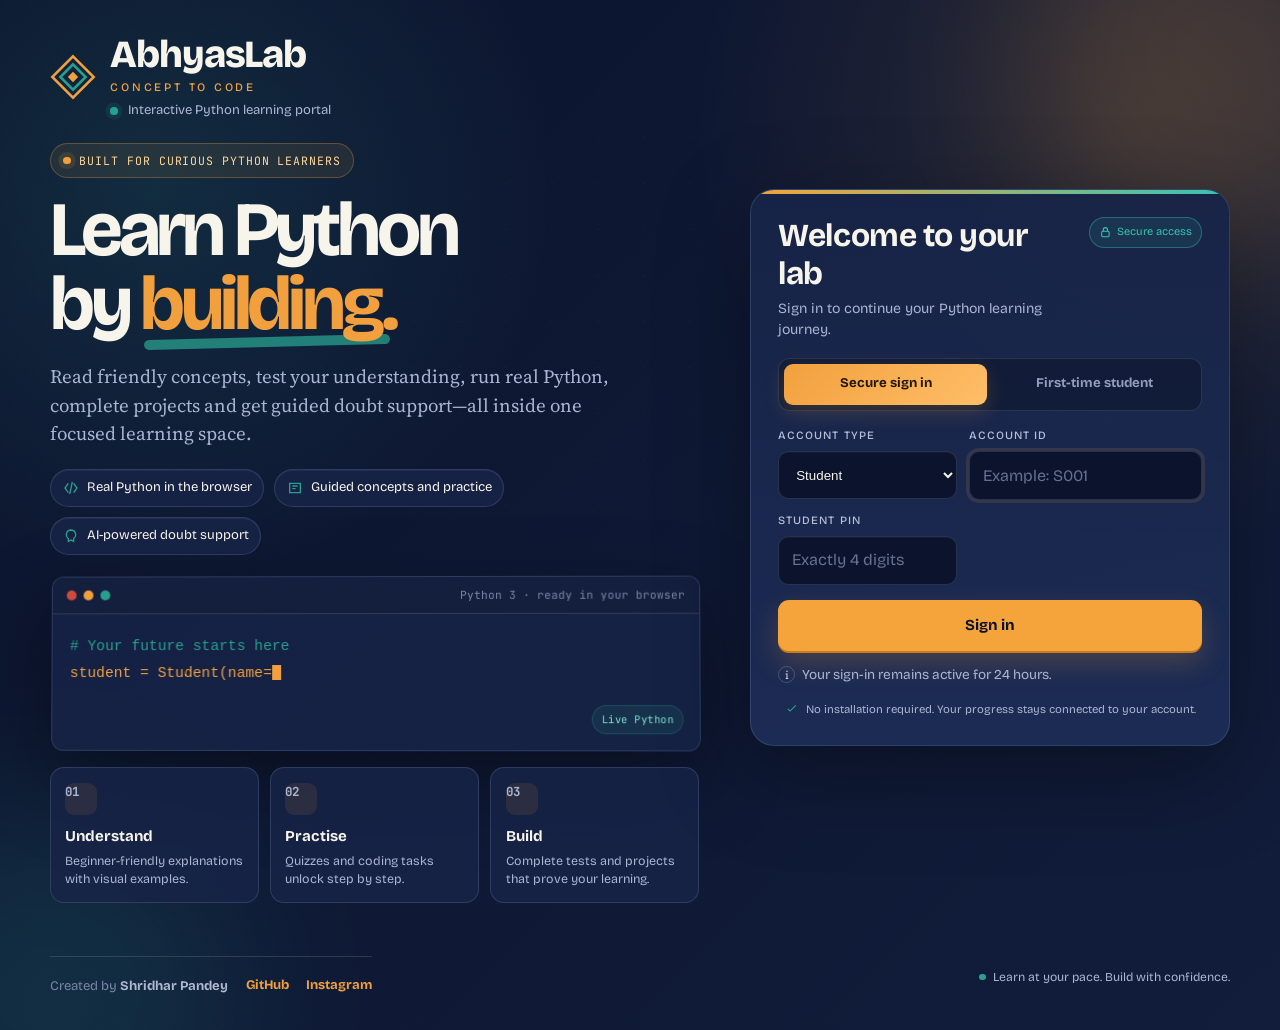
<file: index.html>
<!DOCTYPE html>
<html lang="en">
<head>
  <meta charset="utf-8">
  <meta name="viewport" content="width=device-width, initial-scale=1">
  <meta name="theme-color" content="#0F1730">
  <meta name="color-scheme" content="dark">
  <script>
    (() => {
      try {
        const saved = localStorage.getItem("abhyaslab.global-theme") || "dark-galaxy";
        document.documentElement.dataset.abhyasTheme = saved;
        document.documentElement.style.colorScheme =
          saved === "classic-white" ? "light" : "dark";
      } catch {
        document.documentElement.dataset.abhyasTheme = "dark-galaxy";
        document.documentElement.style.colorScheme = "dark";
      }
    })();
  </script>
  <meta
    name="description"
    content="AbhyasLab is an interactive Python learning portal where students read concepts, solve quizzes, run real Python in the browser, submit projects and ask AI-powered doubts."
  >

  <title>AbhyasLab · Learn Python by Building</title>

  <link rel="icon" href="assets/img/favicon.svg" type="image/svg+xml">
  <link rel="preconnect" href="https://fonts.googleapis.com">
  <link rel="preconnect" href="https://fonts.gstatic.com" crossorigin>
  <link
    href="https://fonts.googleapis.com/css2?family=Bricolage+Grotesque:opsz,wght@12..96,400;12..96,500;12..96,600;12..96,700;12..96,800&family=Source+Serif+4:ital,opsz,wght@0,8..60,400;0,8..60,600;1,8..60,400&family=JetBrains+Mono:wght@400;600;700&display=swap"
    rel="stylesheet"
  >
  <link rel="stylesheet" href="assets/css/style.css?v=10">
  <link rel="stylesheet" href="assets/css/landing.css?v=4">
  <link rel="stylesheet" href="assets/css/global-experience.css?v=2">

</head>

<body>
  <section id="gate" class="gate gate--premium" hidden>
    <div class="gate__stamp" aria-hidden="true"></div>

    <div class="gate__inner gate__inner--premium">
      <div class="gate__story">
        <header class="gate__brand gate__brand--premium">
          <svg class="mark" viewBox="0 0 40 40" aria-hidden="true">
            <path d="M20 2 L38 20 L20 38 L2 20 Z" class="mark__d"></path>
            <path d="M20 9 L31 20 L20 31 L9 20 Z" class="mark__i"></path>
            <path d="M20 15.5 L24.5 20 L20 24.5 L15.5 20 Z" class="mark__c"></path>
          </svg>
          <div>
            <h1 class="wordmark">AbhyasLab</h1>
            <p class="tagline">Concept To Code</p>
            <div class="brand-copy">
              <span class="brand-copy__dot" aria-hidden="true"></span>
              <span>Interactive Python learning portal</span>
            </div>
          </div>
        </header>

        <div class="eyebrow-pill">Built for curious Python learners</div>
        <h2 class="gate__headline">Learn Python by <span>building.</span></h2>

        <p class="gate__lede gate__lede--premium">
          Read friendly concepts, test your understanding, run real Python,
          complete projects and get guided doubt support—all inside one focused
          learning space.
        </p>

        <div class="benefit-row" aria-label="Platform benefits">
          <span class="benefit-chip">
            <svg viewBox="0 0 24 24" aria-hidden="true"><path d="M8 5 3 12l5 7M16 5l5 7-5 7M14 3l-4 18"></path></svg>
            Real Python in the browser
          </span>
          <span class="benefit-chip">
            <svg viewBox="0 0 24 24" aria-hidden="true"><path d="M4 5h16v14H4zM8 9h8M8 13h5"></path></svg>
            Guided concepts and practice
          </span>
          <span class="benefit-chip">
            <svg viewBox="0 0 24 24" aria-hidden="true"><path d="M12 3a7 7 0 0 0-4 12.7V20l4-2 4 2v-4.3A7 7 0 0 0 12 3Z"></path></svg>
            AI-powered doubt support
          </span>
        </div>

        <div class="shell shell--premium" role="img" aria-label="A Python shell printing the AbhyasLab learning promise">
          <div class="shell__bar"><span></span><span></span><span></span><em>Python 3 · ready in your browser</em></div>
          <pre class="shell__body"><code id="shellText"></code><span class="caret" id="caret"></span></pre>
        </div>

        <div class="learning-proof" aria-label="How AbhyasLab helps students">
          <article class="proof-card"><span class="proof-card__icon">01</span><strong>Understand</strong><span>Beginner-friendly explanations with visual examples.</span></article>
          <article class="proof-card"><span class="proof-card__icon">02</span><strong>Practise</strong><span>Quizzes and coding tasks unlock step by step.</span></article>
          <article class="proof-card"><span class="proof-card__icon">03</span><strong>Build</strong><span>Complete tests and projects that prove your learning.</span></article>
        </div>
      </div>

      <div class="gate__auth">
        <div class="auth-card">
          <div class="auth-card__head">
            <div>
              <h2>Welcome to your lab</h2>
              <p>Sign in to continue your Python learning journey.</p>
            </div>
            <span class="secure-badge">
              <svg viewBox="0 0 24 24" aria-hidden="true"><rect x="5" y="10" width="14" height="10" rx="2"></rect><path d="M8 10V7a4 4 0 0 1 8 0v3"></path></svg>
              Secure access
            </span>
          </div>

          <form class="reg authbox" id="regForm" autocomplete="on">
            <div class="authmode" role="tablist" aria-label="Account access">
              <button type="button" class="authmode__btn is-active" data-auth-mode="login">Secure sign in</button>
              <button type="button" class="authmode__btn" data-auth-mode="register">First-time student</button>
            </div>

            <div class="reg__row">
              <label class="field">
                <span>Account type</span>
                <select id="regRole" name="role" required>
                  <option value="student">Student</option>
                  <option value="faculty">Faculty</option>
                  <option value="ta">Teaching Assistant</option>
                  <option value="admin">Administrator</option>
                </select>
              </label>
              <label class="field">
                <span>Account ID</span>
                <input id="regId" name="accountId" required placeholder="Example: S001" maxlength="30" autocomplete="username" spellcheck="false">
              </label>
            </div>

            <div id="registerFields" hidden>
              <div class="reg__row">
                <label class="field">
                  <span>Full name</span>
                  <input id="regName" name="fullName" placeholder="Name as per records" maxlength="60" autocomplete="name">
                </label>
                <label class="field">
                  <span>Email address</span>
                  <input id="regEmail" name="email" type="email" placeholder="name@example.com" maxlength="120" autocomplete="email">
                </label>
              </div>
              <label class="field">
                <span>Section</span>
                <select id="regSection" name="section"><option value="">Loading sections…</option></select>
              </label>
            </div>

            <div class="reg__row">
              <label class="field">
                <span>Account PIN</span>
                <input id="regPin" name="pin" type="password" inputmode="numeric" pattern="[0-9]{4,12}" maxlength="12" autocomplete="current-password" required placeholder="4–12 digit PIN">
              </label>
              <label class="field" id="confirmPinField" hidden>
                <span>Confirm PIN</span>
                <input id="regPin2" name="pinConfirm" type="password" inputmode="numeric" pattern="[0-9]{4}" maxlength="4" placeholder="••••" autocomplete="new-password">
              </label>
            </div>

            <button class="btn btn--go" type="submit" id="authSubmit">Sign in to AbhyasLab</button>
            <p class="reg__note reg__note--premium" id="regNote">Accounts are created by the administrator. Your secure session remains active for up to 24 hours.</p>
          </form>

          <p class="auth-card__trust">
            <svg viewBox="0 0 24 24" aria-hidden="true"><path d="m5 12 4 4L19 6"></path></svg>
            No installation required. Your progress stays connected to your account.
          </p>
        </div>
      </div>

      <footer class="gate__footer">
        <div class="credit">
          <span>Created by <strong>Shridhar Pandey</strong></span>
          <a href="https://github.com/shridhar-pandey" target="_blank" rel="noopener">GitHub</a>
          <a href="https://www.instagram.com/shridhar_siddheshwar_pandey?igsh=N3pxYzNjYWl3OWlw" target="_blank" rel="noopener">Instagram</a>
        </div>
        <span class="gate__footer-note">Learn at your pace. Build with confidence.</span>
      </footer>
    </div>
  </section>

  <div id="app" class="app" hidden>
    <header class="topbar topbar--premium">
      <button class="topbar__menu" id="menuBtn" aria-label="Show topics" aria-expanded="false"><span></span><span></span><span></span></button>
      <a class="topbar__brand" href="#" id="homeLink" aria-label="AbhyasLab home">
        <svg class="mark mark--sm" viewBox="0 0 40 40" aria-hidden="true">
          <path d="M20 2 L38 20 L20 38 L2 20 Z" class="mark__d"></path>
          <path d="M20 9 L31 20 L20 31 L9 20 Z" class="mark__i"></path>
          <path d="M20 15.5 L24.5 20 L20 24.5 L15.5 20 Z" class="mark__c"></path>
        </svg>
        <span class="topbar__name">AbhyasLab<em>Concept To Code</em></span>
      </a>

      <div class="topbar__right">
        <span class="topbar__status" aria-label="Secure session active"><i aria-hidden="true"></i>Secure session</span>
        <span id="whoTag" class="whotag" hidden>Faculty</span>
        <div class="who"><strong id="whoName">—</strong><span id="whoId">—</span></div>
        <button class="topbar__logout" id="logoutBtn" type="button">Sign out</button>
      </div>
    </header>

    <div class="layout">
      <nav class="rail" id="rail" aria-label="Course topics">
        <div class="rail__unit">
          <p class="rail__eyebrow">Unit 1</p>
          <h2 class="rail__title" id="railUnitTitle">Foundations of Python</h2>
          <div class="rail__meter" aria-hidden="true"><i id="railMeterFill"></i></div>
          <p class="rail__count" id="railCount">0 of 3 complete</p>
        </div>
        <ol class="rail__list" id="railList"></ol>
        <div class="rail__foot"><p>Topics open one after another. Clear the quiz and coding tasks to unlock the next learning step.</p></div>
      </nav>

      <div class="rail__scrim" id="railScrim" hidden></div>
      <main class="main" id="main" tabindex="-1"></main>
    </div>

    <button class="ask" id="askBtn" aria-controls="askPanel" aria-expanded="false">
      <svg viewBox="0 0 24 24" aria-hidden="true"><path d="M4 5h16v11H9l-5 4z"></path></svg>
      <span>Ask a doubt</span>
    </button>

    <aside class="askpanel" id="askPanel" hidden aria-label="Ask a doubt">
      <header class="askpanel__head">
        <div><strong>Ask a doubt</strong><span id="askContext">Unit 1</span></div>
        <button class="askpanel__close" id="askClose" type="button" aria-label="Close doubt panel">&times;</button>
      </header>
      <div class="askpanel__log" id="askLog" aria-live="polite"></div>
      <form class="askpanel__form" id="askForm">
        <textarea id="askInput" rows="1" placeholder="For example: What does NameError mean?" maxlength="1000"></textarea>
        <button class="btn btn--go btn--sm" type="submit" id="askSend">Send</button>
      </form>
      <p class="askpanel__note">Answers explain the idea and guide your thinking without handing over completed task code.</p>
    </aside>
  </div>

  <div class="toast" id="toast" role="status" aria-live="polite" hidden></div>

  <script src="js/supabase-config.js?v=20"></script>
  <script src="assets/js/config.js?v=22"></script>
  <script src="assets/js/unit1.js?v=8"></script>
  <script src="assets/js/unit2.js?v=9"></script>
  <script src="assets/js/content.js?v=8"></script>
  <script src="assets/js/api.js?v=22"></script>
  <script src="assets/js/role-router.js?v=2"></script>
  <script src="assets/js/app.js?v=10"></script>
  <script src="assets/js/supabase-ui.js?v=3"></script>
  <script src="assets/js/student-dashboard-clean.js?v=3"></script>
  <script src="assets/js/global-experience.js?v=2"></script>
</body>
</html>
</file>
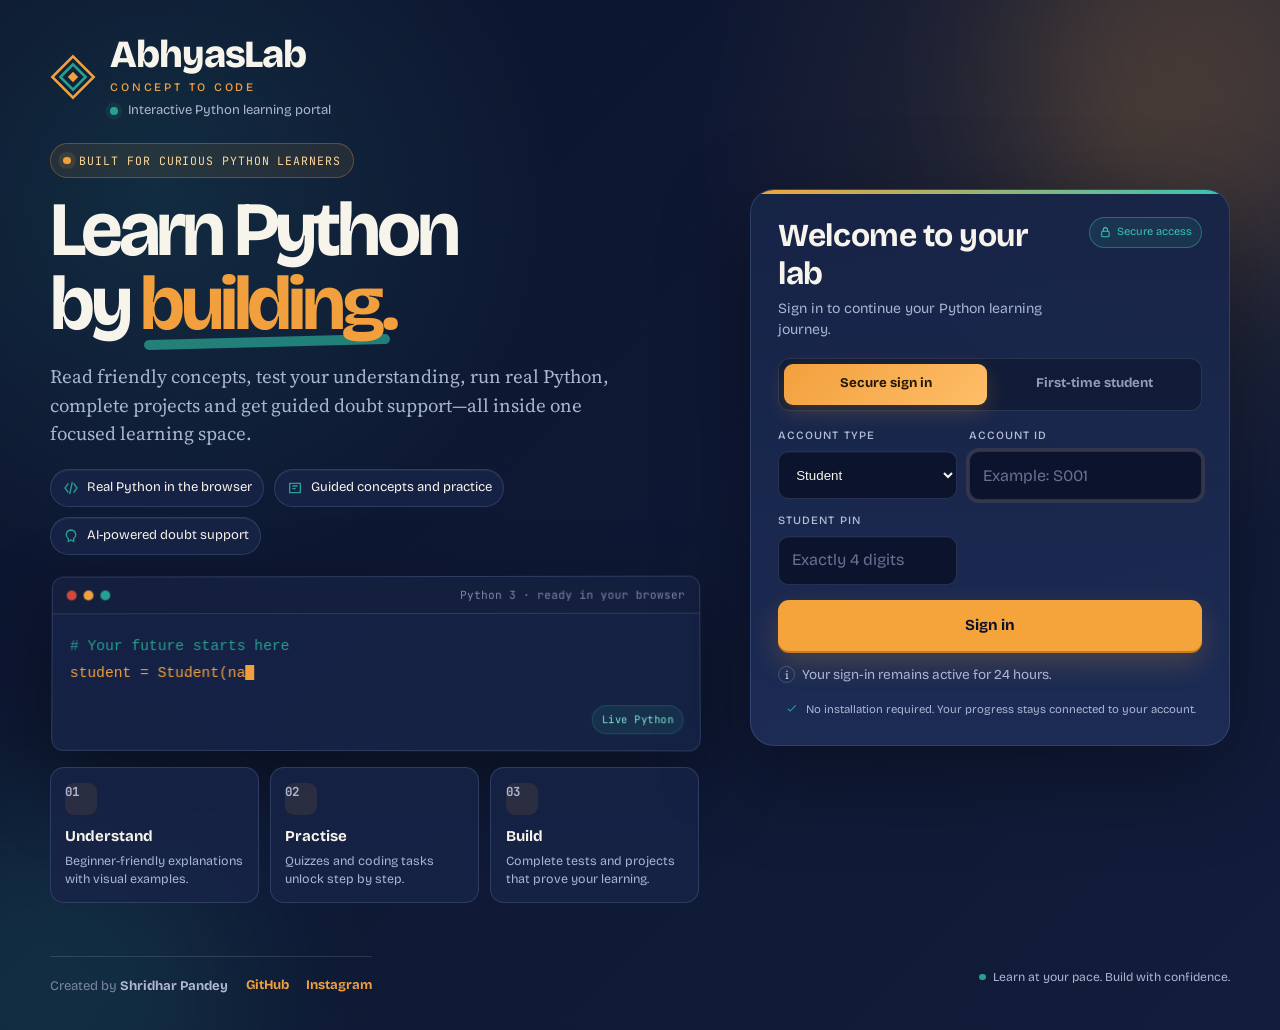
<file: admin.html>
<!DOCTYPE html>
<html lang="en">
<head>
  <meta charset="utf-8">
  <meta name="viewport" content="width=device-width,initial-scale=1">
  <meta name="theme-color" content="#0b1227">
  <script>
    (() => {
      try {
        const saved = localStorage.getItem("abhyaslab.global-theme") || "dark-galaxy";
        document.documentElement.dataset.abhyasTheme = saved;
        document.documentElement.style.colorScheme =
          saved === "classic-white" ? "light" : "dark";
      } catch {
        document.documentElement.dataset.abhyasTheme = "dark-galaxy";
        document.documentElement.style.colorScheme = "dark";
      }
    })();
  </script>
  <title>AbhyasLab · Administrator</title>
  <link rel="preconnect" href="https://fonts.googleapis.com">
  <link rel="preconnect" href="https://fonts.gstatic.com" crossorigin>
  <link href="https://fonts.googleapis.com/css2?family=Bricolage+Grotesque:wght@400;500;600;700;800&display=swap" rel="stylesheet">
  <link rel="stylesheet" href="assets/css/dashboard.css?v=1">
  <link rel="stylesheet" href="assets/css/global-experience.css?v=2">
</head>
<body>
  <div class="dash-shell">
    <aside class="dash-sidebar" id="sidebar">
      <div class="dash-brand">
        <div class="dash-brand__mark"><span>A</span></div>
        <div><strong>AbhyasLab</strong><small>Administrator</small></div>
      </div>
      <nav class="dash-nav" id="adminNav">
        <button class="is-active" data-panel="overview">Dashboard</button>
        <button data-panel="students">Students</button>
        <button data-panel="staff">Faculty & TA</button>
        <button data-panel="sections">Sections</button>
        <button data-panel="assignments">Assignments</button>
        <button data-panel="analytics">Analytics</button>
        <button data-panel="security">Security</button>
        <button data-panel="settings">Settings</button>
      </nav>
    </aside>

    <main class="dash-main">
      <header class="dash-topbar">
        <button class="dash-button mobile-menu" id="menuButton">Menu</button>
        <div class="dash-user">
          <div class="dash-user__avatar" id="userAvatar">A</div>
          <div><strong id="userName">Administrator</strong><span id="userMeta">A001 · Secure session</span></div>
        </div>
        <button class="dash-button dash-button--danger" id="logoutButton">Sign out</button>
      </header>

      <div class="dash-content">
        <div class="notice" id="notice"></div>

        <section class="panel is-active" data-panel-view="overview">
          <div class="dash-hero">
            <div>
              <div class="dash-kicker">AbhyasLab control centre</div>
              <h1>Administrator Dashboard</h1>
              <p>Manage accounts, sections and platform operations without entering the student learning workflow.</p>
            </div>
          </div>

          <div class="metric-grid">
            <article class="metric-card"><span>Platform role</span><strong>Admin</strong><small>Full management access</small></article>
            <article class="metric-card"><span>Authentication</span><strong>Live</strong><small>Supabase session verified</small></article>
            <article class="metric-card"><span>Account management</span><strong>Ready</strong><small>Students, faculty and TA</small></article>
            <article class="metric-card"><span>Sections</span><strong>Ready</strong><small>Create and assign staff</small></article>
          </div>

          <div class="dashboard-grid">
            <article class="dash-card">
              <h2>Quick actions</h2>
              <p>Open a management area directly.</p>
              <div class="quick-grid">
                <button class="quick-action" data-open-panel="students"><strong>Create student</strong><span>Add a student and place them in a section.</span></button>
                <button class="quick-action" data-open-panel="staff"><strong>Create faculty or TA</strong><span>Add staff with secure PIN access.</span></button>
                <button class="quick-action" data-open-panel="sections"><strong>Create section</strong><span>Prepare a new class or semester group.</span></button>
                <button class="quick-action" data-open-panel="sections"><strong>Assign staff</strong><span>Connect faculty or TA to a section.</span></button>
              </div>
            </article>
            <article class="dash-card">
              <h2>System status</h2>
              <p>Current connected services.</p>
              <div class="status-list">
                <div class="status-row"><span>Authentication</span><strong class="status-ok">Connected</strong></div>
                <div class="status-row"><span>Database</span><strong class="status-ok">Connected</strong></div>
                <div class="status-row"><span>Admin function</span><strong class="status-ok">Available</strong></div>
                <div class="status-row"><span>Learning content</span><strong class="status-ok">Student-only</strong></div>
              </div>
            </article>
          </div>
        </section>

        <section class="panel" data-panel-view="students">
          <div class="dash-hero"><div><div class="dash-kicker">User management</div><h1>Students</h1><p>Create a student account and assign it to an existing active section.</p></div></div>
          <article class="dash-card">
            <h2>Create student</h2>
            <p>The student PIN must contain exactly four digits.</p>
            <form class="form-grid" id="createStudentForm">
              <div class="form-field"><label>Student ID</label><input name="accountId" placeholder="S001" required></div>
              <div class="form-field"><label>Full name</label><input name="fullName" required></div>
              <div class="form-field"><label>Section code</label><input name="sectionCode" placeholder="CSE-A-2026" required></div>
              <div class="form-field"><label>Four-digit PIN</label><input name="pin" type="password" inputmode="numeric" pattern="[0-9]{4}" maxlength="4" required></div>
              <div class="form-field form-field--wide"><label>Email (optional)</label><input name="email" type="email"></div>
              <div class="form-actions"><button class="dash-button dash-button--primary" type="submit">Create student</button></div>
            </form>
          </article>
        </section>

        <section class="panel" data-panel-view="staff">
          <div class="dash-hero"><div><div class="dash-kicker">Staff management</div><h1>Faculty & Teaching Assistants</h1><p>Create staff accounts that can access the faculty dashboard.</p></div></div>
          <article class="dash-card">
            <h2>Create staff account</h2>
            <form class="form-grid" id="createStaffForm">
              <div class="form-field"><label>Role</label><select name="role"><option value="faculty">Faculty</option><option value="ta">Teaching Assistant</option></select></div>
              <div class="form-field"><label>Account ID</label><input name="accountId" placeholder="F101" required></div>
              <div class="form-field"><label>Full name</label><input name="fullName" required></div>
              <div class="form-field"><label>Email</label><input name="email" type="email" required></div>
              <div class="form-field"><label>PIN</label><input name="pin" type="password" inputmode="numeric" pattern="[0-9]{4,12}" maxlength="12" required></div>
              <div class="form-actions"><button class="dash-button dash-button--primary" type="submit">Create staff</button></div>
            </form>
          </article>
        </section>

        <section class="panel" data-panel-view="sections">
          <div class="dash-hero"><div><div class="dash-kicker">Class management</div><h1>Sections</h1><p>Create sections and assign faculty or teaching assistants.</p></div></div>
          <div class="dashboard-grid">
            <article class="dash-card">
              <h2>Create section</h2>
              <form class="form-grid" id="createSectionForm">
                <div class="form-field"><label>Section code</label><input name="sectionCode" placeholder="CSE-A-2026" required></div>
                <div class="form-field"><label>Section name</label><input name="sectionName" placeholder="CSE Section A" required></div>
                <div class="form-field"><label>Academic year</label><input name="academicYear" placeholder="2026-2027"></div>
                <div class="form-field"><label>Term</label><input name="term" placeholder="Semester 1"></div>
                <div class="form-actions"><button class="dash-button dash-button--primary" type="submit">Create section</button></div>
              </form>
            </article>
            <article class="dash-card">
              <h2>Assign staff to section</h2>
              <form class="form-grid" id="assignStaffForm">
                <div class="form-field form-field--wide"><label>Faculty or TA account ID</label><input name="accountId" placeholder="F101" required></div>
                <div class="form-field form-field--wide"><label>Section code</label><input name="sectionCode" placeholder="CSE-A-2026" required></div>
                <div class="form-actions"><button class="dash-button dash-button--primary" type="submit">Assign staff</button></div>
              </form>
            </article>
          </div>
        </section>

        <section class="panel" data-panel-view="assignments"><div class="dash-hero"><div><div class="dash-kicker">Academic operations</div><h1>Assignments</h1></div></div><div class="empty-state">Assignment management will activate with the AbhyasLab Core Edge Function.</div></section>
        <section class="panel" data-panel-view="analytics"><div class="dash-hero"><div><div class="dash-kicker">Insights</div><h1>Analytics</h1></div></div><div class="empty-state">Live student and section analytics will appear after progress APIs are deployed.</div></section>
        <section class="panel" data-panel-view="security"><div class="dash-hero"><div><div class="dash-kicker">Protection</div><h1>Security</h1></div></div><div class="empty-state">Authentication uses secure server-side PIN hashing and revocable application sessions.</div></section>
        <section class="panel" data-panel-view="settings"><div class="dash-hero"><div><div class="dash-kicker">Platform</div><h1>Settings</h1></div></div><div class="empty-state">Global course and platform settings will be connected in the next backend phase.</div></section>
      </div>
    </main>
  </div>

  <script src="js/supabase-config.js?v=20"></script>
  <script src="assets/js/api.js?v=21"></script>
  <script src="assets/js/admin-dashboard.js?v=2"></script>
  <script src="assets/js/global-experience.js?v=2"></script>
</body>
</html>
</file>
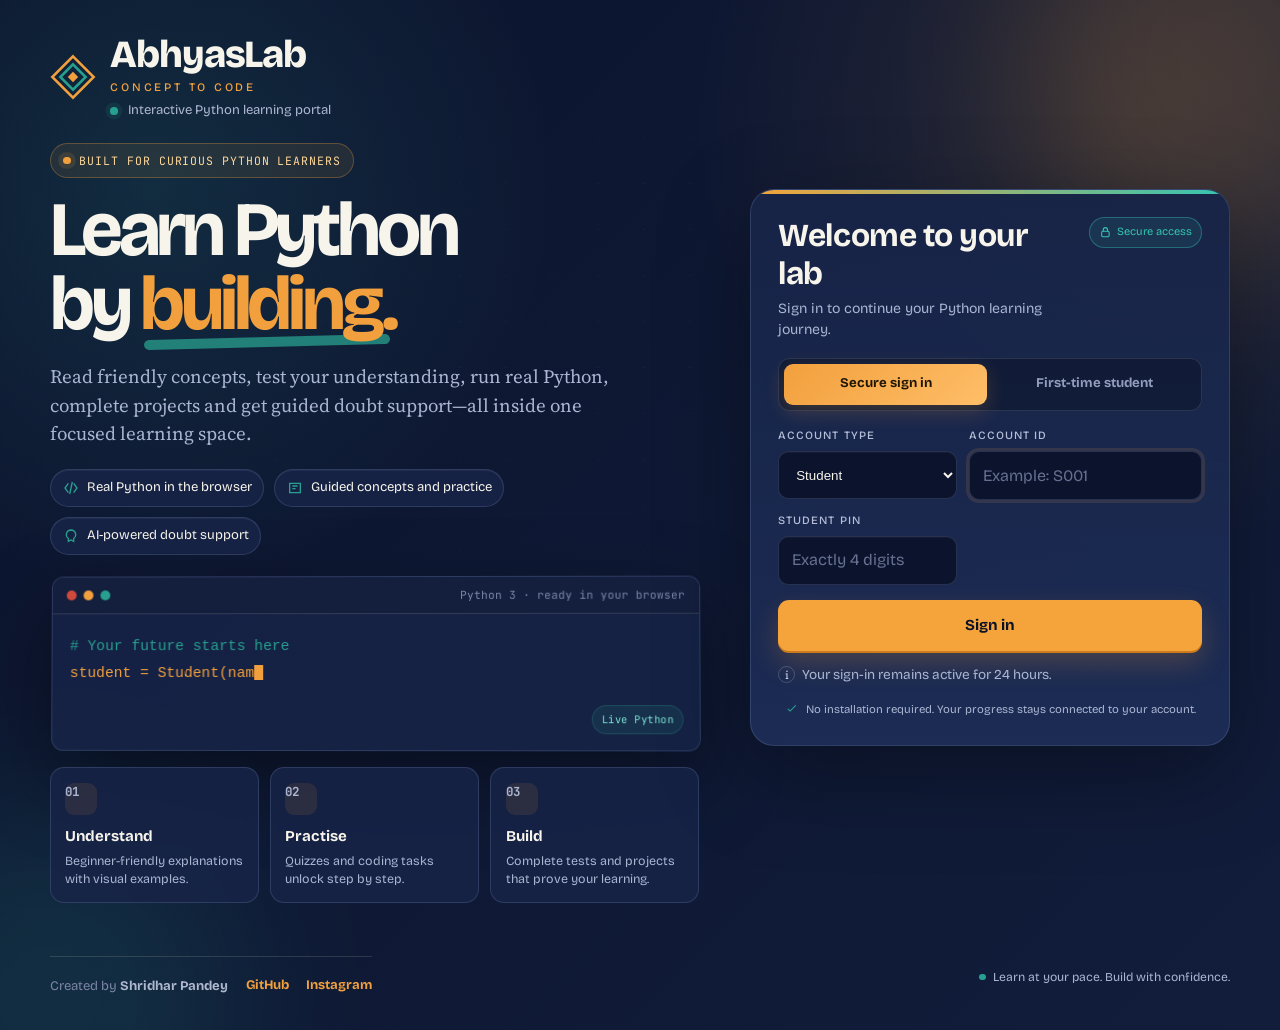
<file: faculty-course.html>
<!DOCTYPE html>
<html lang="en">
<head>
  <meta charset="utf-8">
  <meta name="viewport" content="width=device-width, initial-scale=1">
  <meta name="theme-color" content="#0F1730">
  <meta name="color-scheme" content="dark">
  <script>
    (() => {
      try {
        const saved = localStorage.getItem("abhyaslab.global-theme") || "dark-galaxy";
        document.documentElement.dataset.abhyasTheme = saved;
        document.documentElement.style.colorScheme =
          saved === "classic-white" ? "light" : "dark";
      } catch {
        document.documentElement.dataset.abhyasTheme = "dark-galaxy";
        document.documentElement.style.colorScheme = "dark";
      }
    })();
  </script>
  <meta
    name="description"
    content="AbhyasLab is an interactive Python learning portal where students read concepts, solve quizzes, run real Python in the browser, submit projects and ask AI-powered doubts."
  >

  <title>AbhyasLab · Faculty Course Content</title>

  <link rel="icon" href="assets/img/favicon.svg" type="image/svg+xml">
  <link rel="preconnect" href="https://fonts.googleapis.com">
  <link rel="preconnect" href="https://fonts.gstatic.com" crossorigin>
  <link
    href="https://fonts.googleapis.com/css2?family=Bricolage+Grotesque:opsz,wght@12..96,400;12..96,500;12..96,600;12..96,700;12..96,800&family=Source+Serif+4:ital,opsz,wght@0,8..60,400;0,8..60,600;1,8..60,400&family=JetBrains+Mono:wght@400;600;700&display=swap"
    rel="stylesheet"
  >
  <link rel="stylesheet" href="assets/css/style.css?v=10">
  <link rel="stylesheet" href="assets/css/landing.css?v=4">
  <link rel="stylesheet" href="assets/css/global-experience.css?v=2">

</head>

<body class="faculty-course-page">
  <section id="gate" class="gate gate--premium" hidden>
    <div class="gate__stamp" aria-hidden="true"></div>

    <div class="gate__inner gate__inner--premium">
      <div class="gate__story">
        <header class="gate__brand gate__brand--premium">
          <svg class="mark" viewBox="0 0 40 40" aria-hidden="true">
            <path d="M20 2 L38 20 L20 38 L2 20 Z" class="mark__d"></path>
            <path d="M20 9 L31 20 L20 31 L9 20 Z" class="mark__i"></path>
            <path d="M20 15.5 L24.5 20 L20 24.5 L15.5 20 Z" class="mark__c"></path>
          </svg>
          <div>
            <h1 class="wordmark">AbhyasLab</h1>
            <p class="tagline">Concept To Code</p>
            <div class="brand-copy">
              <span class="brand-copy__dot" aria-hidden="true"></span>
              <span>Interactive Python learning portal</span>
            </div>
          </div>
        </header>

        <div class="eyebrow-pill">Built for curious Python learners</div>
        <h2 class="gate__headline">Learn Python by <span>building.</span></h2>

        <p class="gate__lede gate__lede--premium">
          Read friendly concepts, test your understanding, run real Python,
          complete projects and get guided doubt support—all inside one focused
          learning space.
        </p>

        <div class="benefit-row" aria-label="Platform benefits">
          <span class="benefit-chip">
            <svg viewBox="0 0 24 24" aria-hidden="true"><path d="M8 5 3 12l5 7M16 5l5 7-5 7M14 3l-4 18"></path></svg>
            Real Python in the browser
          </span>
          <span class="benefit-chip">
            <svg viewBox="0 0 24 24" aria-hidden="true"><path d="M4 5h16v14H4zM8 9h8M8 13h5"></path></svg>
            Guided concepts and practice
          </span>
          <span class="benefit-chip">
            <svg viewBox="0 0 24 24" aria-hidden="true"><path d="M12 3a7 7 0 0 0-4 12.7V20l4-2 4 2v-4.3A7 7 0 0 0 12 3Z"></path></svg>
            AI-powered doubt support
          </span>
        </div>

        <div class="shell shell--premium" role="img" aria-label="A Python shell printing the AbhyasLab learning promise">
          <div class="shell__bar"><span></span><span></span><span></span><em>Python 3 · ready in your browser</em></div>
          <pre class="shell__body"><code id="shellText"></code><span class="caret" id="caret"></span></pre>
        </div>

        <div class="learning-proof" aria-label="How AbhyasLab helps students">
          <article class="proof-card"><span class="proof-card__icon">01</span><strong>Understand</strong><span>Beginner-friendly explanations with visual examples.</span></article>
          <article class="proof-card"><span class="proof-card__icon">02</span><strong>Practise</strong><span>Quizzes and coding tasks unlock step by step.</span></article>
          <article class="proof-card"><span class="proof-card__icon">03</span><strong>Build</strong><span>Complete tests and projects that prove your learning.</span></article>
        </div>
      </div>

      <div class="gate__auth">
        <div class="auth-card">
          <div class="auth-card__head">
            <div>
              <h2>Welcome to your lab</h2>
              <p>Sign in to continue your Python learning journey.</p>
            </div>
            <span class="secure-badge">
              <svg viewBox="0 0 24 24" aria-hidden="true"><rect x="5" y="10" width="14" height="10" rx="2"></rect><path d="M8 10V7a4 4 0 0 1 8 0v3"></path></svg>
              Secure access
            </span>
          </div>

          <form class="reg authbox" id="regForm" autocomplete="on">
            <div class="authmode" role="tablist" aria-label="Account access">
              <button type="button" class="authmode__btn is-active" data-auth-mode="login">Secure sign in</button>
              <button type="button" class="authmode__btn" data-auth-mode="register">First-time student</button>
            </div>

            <div class="reg__row">
              <label class="field">
                <span>Account type</span>
                <select id="regRole" name="role" required>
                  <option value="student">Student</option>
                  <option value="faculty">Faculty</option>
                  <option value="ta">Teaching Assistant</option>
                  <option value="admin">Administrator</option>
                </select>
              </label>
              <label class="field">
                <span>Account ID</span>
                <input id="regId" name="accountId" required placeholder="Example: S001" maxlength="30" autocomplete="username" spellcheck="false">
              </label>
            </div>

            <div id="registerFields" hidden>
              <div class="reg__row">
                <label class="field">
                  <span>Full name</span>
                  <input id="regName" name="fullName" placeholder="Name as per records" maxlength="60" autocomplete="name">
                </label>
                <label class="field">
                  <span>Email address</span>
                  <input id="regEmail" name="email" type="email" placeholder="name@example.com" maxlength="120" autocomplete="email">
                </label>
              </div>
              <label class="field">
                <span>Section</span>
                <select id="regSection" name="section"><option value="">Loading sections…</option></select>
              </label>
            </div>

            <div class="reg__row">
              <label class="field">
                <span>Account PIN</span>
                <input id="regPin" name="pin" type="password" inputmode="numeric" pattern="[0-9]{4,12}" maxlength="12" autocomplete="current-password" required placeholder="4–12 digit PIN">
              </label>
              <label class="field" id="confirmPinField" hidden>
                <span>Confirm PIN</span>
                <input id="regPin2" name="pinConfirm" type="password" inputmode="numeric" pattern="[0-9]{4}" maxlength="4" placeholder="••••" autocomplete="new-password">
              </label>
            </div>

            <button class="btn btn--go" type="submit" id="authSubmit">Sign in to AbhyasLab</button>
            <p class="reg__note reg__note--premium" id="regNote">Accounts are created by the administrator. Your secure session remains active for up to 24 hours.</p>
          </form>

          <p class="auth-card__trust">
            <svg viewBox="0 0 24 24" aria-hidden="true"><path d="m5 12 4 4L19 6"></path></svg>
            No installation required. Your progress stays connected to your account.
          </p>
        </div>
      </div>

      <footer class="gate__footer">
        <div class="credit">
          <span>Created by <strong>Shridhar Pandey</strong></span>
          <a href="https://github.com/shridhar-pandey" target="_blank" rel="noopener">GitHub</a>
          <a href="https://www.instagram.com/shridhar_siddheshwar_pandey?igsh=N3pxYzNjYWl3OWlw" target="_blank" rel="noopener">Instagram</a>
        </div>
        <span class="gate__footer-note">Learn at your pace. Build with confidence.</span>
      </footer>
    </div>
  </section>

  <div id="app" class="app" hidden>
    <header class="topbar topbar--premium">
      <button class="topbar__menu" id="menuBtn" aria-label="Show topics" aria-expanded="false"><span></span><span></span><span></span></button>
      <a class="topbar__brand" href="#" id="homeLink" aria-label="AbhyasLab home">
        <svg class="mark mark--sm" viewBox="0 0 40 40" aria-hidden="true">
          <path d="M20 2 L38 20 L20 38 L2 20 Z" class="mark__d"></path>
          <path d="M20 9 L31 20 L20 31 L9 20 Z" class="mark__i"></path>
          <path d="M20 15.5 L24.5 20 L20 24.5 L15.5 20 Z" class="mark__c"></path>
        </svg>
        <span class="topbar__name">AbhyasLab<em>Concept To Code</em></span>
      </a>

      <div class="topbar__right">
        <span class="topbar__status" aria-label="Secure session active"><i aria-hidden="true"></i>Secure session</span>
        <span id="whoTag" class="whotag" hidden>Faculty</span>
        <div class="who"><strong id="whoName">—</strong><span id="whoId">—</span></div>
        <button class="topbar__logout" id="logoutBtn" type="button">Sign out</button>
      </div>
    </header>

    <div class="layout">
      <nav class="rail" id="rail" aria-label="Course topics">
        <div class="rail__unit">
          <p class="rail__eyebrow">Unit 1</p>
          <h2 class="rail__title" id="railUnitTitle">Foundations of Python</h2>
          <div class="rail__meter" aria-hidden="true"><i id="railMeterFill"></i></div>
          <p class="rail__count" id="railCount">0 of 3 complete</p>
        </div>
        <ol class="rail__list" id="railList"></ol>
        <div class="rail__foot"><p>Topics open one after another. Clear the quiz and coding tasks to unlock the next learning step.</p></div>
      </nav>

      <div class="rail__scrim" id="railScrim" hidden></div>
      <main class="main" id="main" tabindex="-1"></main>
    </div>

    <button class="ask" id="askBtn" aria-controls="askPanel" aria-expanded="false">
      <svg viewBox="0 0 24 24" aria-hidden="true"><path d="M4 5h16v11H9l-5 4z"></path></svg>
      <span>Ask a doubt</span>
    </button>

    <aside class="askpanel" id="askPanel" hidden aria-label="Ask a doubt">
      <header class="askpanel__head">
        <div><strong>Ask a doubt</strong><span id="askContext">Unit 1</span></div>
        <button class="askpanel__close" id="askClose" type="button" aria-label="Close doubt panel">&times;</button>
      </header>
      <div class="askpanel__log" id="askLog" aria-live="polite"></div>
      <form class="askpanel__form" id="askForm">
        <textarea id="askInput" rows="1" placeholder="For example: What does NameError mean?" maxlength="1000"></textarea>
        <button class="btn btn--go btn--sm" type="submit" id="askSend">Send</button>
      </form>
      <p class="askpanel__note">Answers explain the idea and guide your thinking without handing over completed task code.</p>
    </aside>
  </div>

  <div class="toast" id="toast" role="status" aria-live="polite" hidden></div>

  <script src="js/supabase-config.js?v=20"></script>
  <script src="assets/js/config.js?v=22"></script>
  <script src="assets/js/unit1.js?v=8"></script>
  <script src="assets/js/unit2.js?v=9"></script>
  <script src="assets/js/content.js?v=8"></script>
  <script src="assets/js/api.js?v=22"></script>
  <script src="assets/js/app.js?v=10"></script>
  <script src="assets/js/faculty-course-access.js?v=1"></script>
  <script src="assets/js/supabase-ui.js?v=3"></script>
  <script src="assets/js/student-dashboard-clean.js?v=3"></script>
  <script src="assets/js/global-experience.js?v=2"></script>
</body>
</html>
</file>
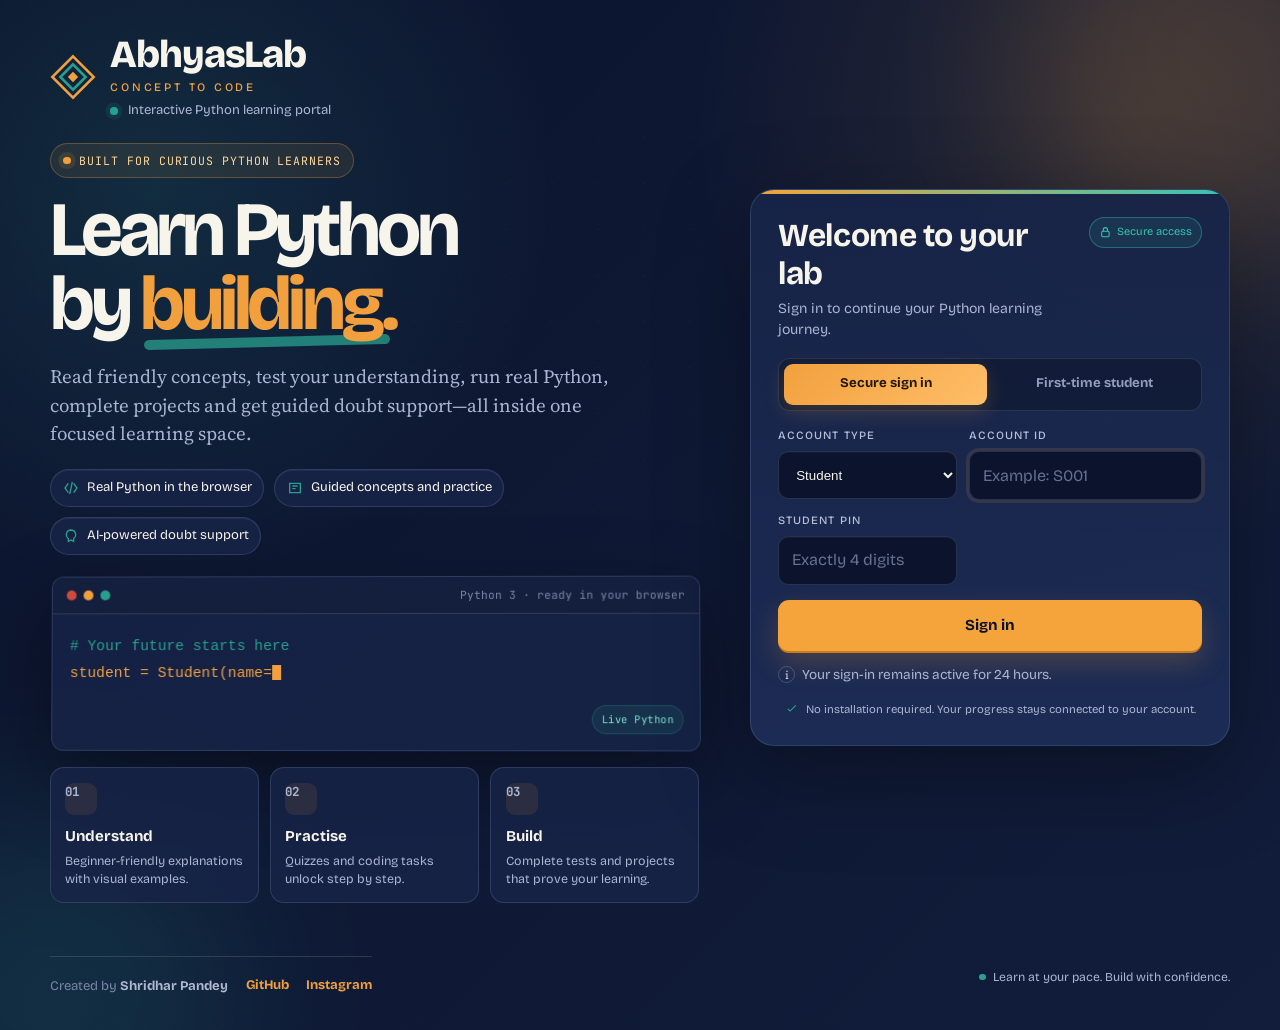
<file: faculty.html>
<!DOCTYPE html>
<html lang="en">
<head>
  <meta charset="utf-8">
  <meta name="viewport" content="width=device-width,initial-scale=1">
  <meta name="theme-color" content="#0b1227">
  <script>
    (() => {
      try {
        const saved = localStorage.getItem("abhyaslab.global-theme") || "dark-galaxy";
        document.documentElement.dataset.abhyasTheme = saved;
        document.documentElement.style.colorScheme =
          saved === "classic-white" ? "light" : "dark";
      } catch {
        document.documentElement.dataset.abhyasTheme = "dark-galaxy";
        document.documentElement.style.colorScheme = "dark";
      }
    })();
  </script>
  <title>AbhyasLab · Faculty</title>
  <link rel="preconnect" href="https://fonts.googleapis.com">
  <link rel="preconnect" href="https://fonts.gstatic.com" crossorigin>
  <link href="https://fonts.googleapis.com/css2?family=Bricolage+Grotesque:wght@400;500;600;700;800&display=swap" rel="stylesheet">
  <link rel="stylesheet" href="assets/css/dashboard.css?v=1">
  <link rel="stylesheet" href="assets/css/global-experience.css?v=2">
</head>
<body>
  <div class="dash-shell">
    <aside class="dash-sidebar" id="sidebar">
      <div class="dash-brand"><div class="dash-brand__mark"><span>F</span></div><div><strong>AbhyasLab</strong><small>Faculty workspace</small></div></div>
      <nav class="dash-nav" id="facultyNav">
        <button class="is-active" data-panel="overview">Dashboard</button>
        <button data-panel="sections">My Sections</button>
        <button data-panel="students">Students</button>
        <button data-panel="reviews">Project Reviews</button>
        <button data-panel="reports">Reports</button>
        <a class="dash-nav__link" id="facultyCourseNav" href="faculty-course.html">Course Content</a>
      </nav>
    </aside>
    <main class="dash-main">
      <header class="dash-topbar">
        <button class="dash-button mobile-menu" id="menuButton">Menu</button>
        <div class="dash-user"><div class="dash-user__avatar" id="userAvatar">F</div><div><strong id="userName">Faculty</strong><span id="userMeta">Secure session</span></div></div>
        <button class="dash-button dash-button--danger" id="logoutButton">Sign out</button>
      </header>
      <div class="dash-content">
        <div class="notice" id="notice"></div>
        <section class="panel is-active" data-panel-view="overview">
          <div class="dash-hero"><div><div class="dash-kicker">Teaching workspace</div><h1 id="welcomeHeading">Faculty Dashboard</h1><p>Review assigned sections, support students and manage academic approvals without opening the student course workflow.</p></div></div>
          <div class="metric-grid">
            <article class="metric-card"><span>Your role</span><strong id="roleMetric">Faculty</strong><small>Verified account</small></article>
            <article class="metric-card"><span>Assigned sections</span><strong>—</strong><small>Core API pending</small></article>
            <article class="metric-card"><span>Pending reviews</span><strong>—</strong><small>Core API pending</small></article>
            <article class="metric-card"><span>Active students</span><strong>—</strong><small>Core API pending</small></article>
          </div>
          <div class="dashboard-grid">
            <article class="dash-card"><h2>Faculty tools</h2><p>Your workspace is separated from the student lessons.</p><div class="quick-grid">
              <button class="quick-action" data-open-panel="sections"><strong>My sections</strong><span>View your assigned classes.</span></button>
              <button class="quick-action" data-open-panel="students"><strong>Student progress</strong><span>Review learning activity.</span></button>
              <button class="quick-action" data-open-panel="reviews"><strong>Project reviews</strong><span>Approve or return submissions.</span></button>
              <button class="quick-action" data-open-panel="reports"><strong>Reports</strong><span>View section performance.</span></button>
              <a class="quick-action quick-action--link" id="facultyCourseQuick" href="faculty-course.html"><strong>All course units</strong><span>Open every lesson, quiz, test and project for faculty review.</span></a>
            </div></article>
            <article class="dash-card"><h2>Service status</h2><p>Current platform connection.</p><div class="status-list">
              <div class="status-row"><span>Authentication</span><strong class="status-ok">Connected</strong></div>
              <div class="status-row"><span>Role routing</span><strong class="status-ok">Active</strong></div>
              <div class="status-row"><span>Faculty data</span><strong>Awaiting Core API</strong></div>
            </div></article>
          </div>
        </section>
        <section class="panel" data-panel-view="sections"><div class="dash-hero"><div><div class="dash-kicker">Classes</div><h1>My Sections</h1></div></div><div class="empty-state">Assigned sections will load here after the Core Edge Function is deployed.</div></section>
        <section class="panel" data-panel-view="students"><div class="dash-hero"><div><div class="dash-kicker">Learners</div><h1>Students</h1></div></div><div class="empty-state">Student progress and activity will load here after the Core Edge Function is deployed.</div></section>
        <section class="panel" data-panel-view="reviews"><div class="dash-hero"><div><div class="dash-kicker">Approvals</div><h1>Project Reviews</h1></div></div><div class="empty-state">Pending project reviews will appear here when project submission APIs are enabled.</div></section>
        <section class="panel" data-panel-view="reports"><div class="dash-hero"><div><div class="dash-kicker">Insights</div><h1>Reports</h1></div></div><div class="empty-state">Section reports will appear here after progress tracking is connected.</div></section>
      </div>
    </main>
  </div>
  <script src="js/supabase-config.js?v=20"></script>
  <script src="assets/js/api.js?v=21"></script>
  <script src="assets/js/faculty-dashboard.js?v=3"></script>
  <script src="assets/js/global-experience.js?v=2"></script>
</body>
</html>
</file>
<file: assets/css/style.css>
/* ==========================================================================
   AbhyasLab — Concept To Code
   Identity: indigo ground (the screen) + chalk paper (the notes) + marigold
   for anything that opens up. Block-printed diamond = the recurring stamp.
   ========================================================================== */

:root{
  --indigo-900:#0F1730;
  --indigo-800:#141F3E;
  --indigo-700:#1C2A52;
  --indigo-600:#27386B;
  --indigo-line:rgba(233,229,215,.14);

  --chalk:#EFEDE4;
  --chalk-dim:#DFDBCD;
  --ink:#161A28;
  --ink-soft:#4A5069;

  --marigold:#F2A03D;
  --marigold-deep:#D67F19;
  --peacock:#28A08F;
  --madder:#CF4A3C;

  --r-sm:6px;
  --r-md:12px;
  --r-lg:20px;

  --display:"Bricolage Grotesque","Trebuchet MS",system-ui,sans-serif;
  --prose:"Source Serif 4",Georgia,"Times New Roman",serif;
  --mono:"JetBrains Mono",ui-monospace,"Cascadia Mono","Consolas",monospace;

  --rail-w:288px;
  --bar-h:62px;
}

*,*::before,*::after{box-sizing:border-box}

/* Any element with the hidden attribute stays hidden, whatever display value
   its own rule sets. Without this, .app{display:flex} and .gate{display:grid}
   quietly beat the browser's default [hidden] rule. */
[hidden]{display:none !important}

html,body{height:100%}
body{
  margin:0;
  background:var(--indigo-900);
  color:var(--chalk);
  font-family:var(--display);
  font-size:16px;
  line-height:1.5;
  -webkit-font-smoothing:antialiased;
  text-rendering:optimizeLegibility;
}

h1,h2,h3,h4{margin:0;font-weight:700;letter-spacing:-.015em;line-height:1.18}
p{margin:0 0 1em}
p:last-child{margin-bottom:0}
a{color:inherit}
button,input,textarea{font:inherit;color:inherit}

:focus-visible{outline:3px solid var(--marigold);outline-offset:2px;border-radius:3px}

/* ---------- brand mark ---------- */
.mark{width:46px;height:46px;flex:0 0 auto}
.mark--sm{width:30px;height:30px}
.mark__d{fill:none;stroke:var(--marigold);stroke-width:2.2}
.mark__i{fill:none;stroke:var(--peacock);stroke-width:2.2}
.mark__c{fill:var(--marigold)}

.wordmark{
  font-family:var(--display);
  font-weight:800;
  font-size:clamp(1.8rem,5vw,2.4rem);
  letter-spacing:-.03em;
}
.tagline{
  margin:2px 0 0;
  font-size:.72rem;
  letter-spacing:.24em;
  text-transform:uppercase;
  color:var(--marigold);
  font-weight:500;
}

/* ---------- buttons ---------- */
.btn{
  border:0;border-radius:var(--r-sm);
  padding:.72rem 1.25rem;
  font-weight:700;font-size:.95rem;
  letter-spacing:-.01em;
  cursor:pointer;
  transition:transform .12s ease,background .16s ease,box-shadow .16s ease,color .16s ease;
}
.btn:active{transform:translateY(1px)}
.btn[disabled]{opacity:.45;cursor:not-allowed;transform:none}
.btn--go{background:var(--marigold);color:#221503;box-shadow:0 2px 0 var(--marigold-deep)}
.btn--go:hover:not([disabled]){background:#FFB253}
.btn--ghost{background:transparent;color:var(--chalk);border:1px solid var(--indigo-line)}
.btn--ghost:hover{background:rgba(239,237,228,.08)}
.btn--sm{padding:.48rem .85rem;font-size:.85rem}
.btn--quiet{background:rgba(239,237,228,.1);color:var(--chalk)}
.btn--quiet:hover:not([disabled]){background:rgba(239,237,228,.18)}

/* ==========================================================================
   GATE — welcome + registration
   ========================================================================== */
.gate[hidden]{display:none}
.gate{
  min-height:100dvh;
  display:grid;place-items:center;
  padding:clamp(1.2rem,4vw,3rem);
  position:relative;overflow:hidden;
  background:
    radial-gradient(120% 90% at 12% 0%,#1E2C55 0%,transparent 62%),
    radial-gradient(100% 80% at 100% 100%,#1B2140 0%,transparent 60%),
    var(--indigo-900);
}
/* hand-blocked diamond field, very quiet */
.gate__stamp{
  position:absolute;inset:0;
  background-image:
    linear-gradient(45deg,var(--indigo-line) 1px,transparent 1px),
    linear-gradient(-45deg,var(--indigo-line) 1px,transparent 1px);
  background-size:34px 34px;
  opacity:.5;
  -webkit-mask-image:radial-gradient(80% 70% at 50% 30%,#000 0%,transparent 78%);
  mask-image:radial-gradient(80% 70% at 50% 30%,#000 0%,transparent 78%);
  pointer-events:none;
}
.gate__inner{position:relative;width:100%;max-width:680px}
.gate__brand{display:flex;align-items:center;gap:.9rem;margin-bottom:1.6rem}

.gate__lede{
  font-family:var(--prose);
  font-size:1.12rem;
  color:#C9C6BA;
  margin:1.4rem 0 1.8rem;
  max-width:52ch;
}

/* the shell — signature element */
.shell{
  border:1px solid var(--indigo-line);
  border-radius:var(--r-md);
  background:#0A1024;
  box-shadow:0 22px 50px rgba(0,0,0,.45);
  overflow:hidden;
}
.shell__bar{
  display:flex;align-items:center;gap:7px;
  padding:.6rem .9rem;
  background:var(--indigo-800);
  border-bottom:1px solid var(--indigo-line);
}
.shell__bar span{width:10px;height:10px;border-radius:50%;background:var(--indigo-600)}
.shell__bar span:first-child{background:var(--madder)}
.shell__bar span:nth-child(2){background:var(--marigold)}
.shell__bar span:nth-child(3){background:var(--peacock)}
.shell__bar em{
  margin-left:auto;font-style:normal;
  font-family:var(--mono);font-size:.7rem;color:#7C86A8;
}
.shell__body{
  margin:0;padding:1.1rem 1.1rem 1.3rem;
  font-family:var(--mono);font-size:.92rem;line-height:1.75;
  white-space:pre-wrap;word-break:break-word;
  min-height:8.5rem;color:#D8D5C9;
}
.shell__body .prompt{color:var(--peacock)}
.shell__body .str{color:var(--marigold)}
.shell__body .out{color:#FFFFFF;font-weight:700}
.caret{
  display:inline-block;width:9px;height:1.05em;
  background:var(--marigold);vertical-align:-.18em;
  animation:blink 1s steps(1) infinite;
}
@keyframes blink{50%{opacity:0}}

/* registration */
.reg__row{display:grid;grid-template-columns:1fr 1.35fr;gap:.9rem;margin-bottom:1rem}
.field{display:flex;flex-direction:column;gap:.35rem}
.field span{font-size:.78rem;letter-spacing:.06em;text-transform:uppercase;color:#9AA2C0;font-weight:500}
.field input,.field textarea{
  background:var(--indigo-800);
  border:1px solid var(--indigo-line);
  border-radius:var(--r-sm);
  padding:.72rem .8rem;
  color:var(--chalk);
}
.field input::placeholder{color:#606B92}
.field input:focus{border-color:var(--marigold);outline:none}
.reg__note{margin:.85rem 0 0;font-size:.85rem;color:#9AA2C0}
.reg__note.is-bad{color:var(--madder)}

/* ==========================================================================
   APP SHELL
   ========================================================================== */
.app{min-height:100dvh;display:flex;flex-direction:column}

.topbar{
  height:var(--bar-h);flex:0 0 auto;
  display:flex;align-items:center;gap:.8rem;
  padding:0 clamp(.8rem,2vw,1.4rem);
  background:var(--indigo-800);
  border-bottom:1px solid var(--indigo-line);
  position:sticky;top:0;z-index:40;
}
.topbar__brand{display:flex;align-items:center;gap:.6rem;text-decoration:none}
.topbar__name{display:flex;flex-direction:column;font-weight:800;letter-spacing:-.02em;line-height:1.05}
.topbar__name em{font-style:normal;font-size:.6rem;letter-spacing:.2em;text-transform:uppercase;color:var(--marigold);font-weight:500}
.topbar__right{margin-left:auto;display:flex;align-items:center;gap:.8rem}
.who{display:flex;flex-direction:column;text-align:right;line-height:1.2}
.who strong{font-size:.9rem}
.who span{font-family:var(--mono);font-size:.72rem;color:#8B93B4}
.topbar__menu{display:none;flex-direction:column;gap:4px;background:none;border:0;padding:.4rem;cursor:pointer}
.topbar__menu span{display:block;width:20px;height:2px;background:var(--chalk);border-radius:2px}

.layout{flex:1 1 auto;display:flex;align-items:stretch;min-height:0}

/* ---------- rail ---------- */
.rail{
  width:var(--rail-w);flex:0 0 var(--rail-w);
  background:var(--indigo-800);
  border-right:1px solid var(--indigo-line);
  padding:1.5rem 1.15rem 2rem;
  overflow-y:auto;
}
.rail__eyebrow{
  margin:0 0 .3rem;font-size:.7rem;letter-spacing:.22em;
  text-transform:uppercase;color:var(--marigold);font-weight:600;
}
.rail__title{font-size:1.22rem;margin-bottom:.9rem}
.rail__meter{height:5px;border-radius:99px;background:var(--indigo-600);overflow:hidden}
.rail__meter i{display:block;height:100%;width:0;background:var(--marigold);transition:width .5s cubic-bezier(.2,.7,.3,1)}
.rail__count{margin:.5rem 0 1.4rem;font-size:.8rem;color:#8B93B4;font-family:var(--mono)}

.rail__list{list-style:none;margin:0;padding:0;display:flex;flex-direction:column}

.tnode{position:relative;padding-left:2.6rem}
/* the thread joining the stamps */
.tnode::before{
  content:"";position:absolute;left:.87rem;top:0;bottom:0;
  width:2px;background:var(--indigo-600);
}
.tnode:first-child::before{top:1.55rem}
.tnode:last-child::before{bottom:calc(100% - 1.55rem)}
.tnode.is-done::before{background:var(--marigold)}

/* block-print diamond stamp = state */
.tnode__stamp{
  position:absolute;left:0;top:.62rem;
  width:1.85rem;height:1.85rem;
  display:grid;place-items:center;
  transform:rotate(45deg);
  border:2px solid var(--indigo-600);
  border-radius:4px;
  background:var(--indigo-800);
  font-size:.78rem;font-weight:800;
  z-index:1;
}
.tnode__stamp > *{transform:rotate(-45deg)}
.tnode.is-open .tnode__stamp{border-color:var(--marigold);color:var(--marigold)}
.tnode.is-done .tnode__stamp{border-color:var(--marigold);background:var(--marigold);color:#221503}
.tnode.is-locked .tnode__stamp{color:#5D6890}

.tnode__btn{
  display:block;width:100%;text-align:left;
  background:none;border:0;cursor:pointer;
  padding:.7rem .6rem .8rem;border-radius:var(--r-sm);
  transition:background .15s ease;
}
.tnode__btn:hover:not([disabled]){background:rgba(239,237,228,.06)}
.tnode__btn[disabled]{cursor:not-allowed;opacity:.55}
.tnode__k{
  display:block;font-family:var(--mono);font-size:.68rem;
  letter-spacing:.1em;text-transform:uppercase;color:#8B93B4;margin-bottom:.15rem;
}
.tnode__t{display:block;font-weight:700;font-size:.97rem;letter-spacing:-.01em}
.tnode.is-current .tnode__btn{background:rgba(242,160,61,.12);box-shadow:inset 2px 0 0 var(--marigold)}

.rail__div{
  list-style:none;margin:1.1rem 0 .5rem;padding:.4rem 0 .4rem .3rem;
  font-size:.68rem;letter-spacing:.2em;text-transform:uppercase;
  color:var(--marigold);font-weight:700;
  border-top:1px solid var(--indigo-line);
}
.rail__unit-break{
  list-style:none;margin:1.55rem 0 1.05rem;padding:1.25rem 0 0;
  border-top:1px solid var(--indigo-line);
}
.rail__unit-break .rail__title{font-size:1.12rem;line-height:1.25;margin-bottom:.8rem}
.rail__unit-break .rail__count{margin-bottom:.2rem}
.rail__unit-break + .tnode::before{top:1.55rem}
.tnode.is-unit-last::before{bottom:calc(100% - 1.55rem)}
.rail__foot{
  margin-top:1.6rem;padding-top:1.1rem;
  border-top:1px solid var(--indigo-line);
  font-size:.8rem;color:#8B93B4;line-height:1.55;
}
.rail__scrim{display:none}

/* ---------- main ---------- */
.main{
  flex:1 1 auto;min-width:0;
  padding:clamp(1.2rem,3vw,2.6rem) clamp(1rem,4vw,3rem) 6rem;
  overflow-y:auto;
}
.wrap{max-width:820px;margin:0 auto}

.thead{margin-bottom:1.8rem}
.thead__k{
  font-family:var(--mono);font-size:.72rem;letter-spacing:.16em;
  text-transform:uppercase;color:var(--marigold);margin-bottom:.5rem;
}
.thead__t{font-size:clamp(1.7rem,4.4vw,2.5rem);letter-spacing:-.03em}
.thead__s{font-family:var(--prose);color:#B7B4A8;font-size:1.05rem;margin-top:.6rem;max-width:60ch}

/* step heading shared by notes/quiz/code blocks */
.step{margin:2.4rem 0 1rem;display:flex;align-items:baseline;gap:.7rem}
.step__n{
  font-family:var(--mono);font-size:.72rem;font-weight:700;
  color:#221503;background:var(--marigold);
  padding:.14rem .45rem;border-radius:3px;
}
.step__t{font-size:1.15rem}
.step__hint{margin-left:auto;font-size:.8rem;color:#8B93B4;font-family:var(--mono)}

/* ---------- notes: chalk paper ---------- */
.paper{
  background:var(--chalk);color:var(--ink);
  border-radius:var(--r-md);
  padding:clamp(1.2rem,3.4vw,2.2rem);
  font-family:var(--prose);font-size:1.06rem;line-height:1.68;
  box-shadow:0 14px 34px rgba(0,0,0,.3);
}
.paper h4{
  font-family:var(--display);font-size:1.05rem;
  margin:1.6rem 0 .5rem;letter-spacing:-.01em;
}
.paper h4:first-child{margin-top:0}
.paper ul,.paper ol{margin:.6rem 0 1em;padding-left:1.2rem}
.paper li{margin-bottom:.35rem}
.paper code{
  font-family:var(--mono);font-size:.87em;
  background:rgba(22,26,40,.08);
  padding:.1em .35em;border-radius:4px;
}
.paper pre{
  background:var(--indigo-900);color:#D8D5C9;
  font-family:var(--mono);font-size:.86rem;line-height:1.65;
  padding:1rem 1.1rem;border-radius:var(--r-sm);
  overflow-x:auto;margin:1rem 0;
}
.paper pre code{background:none;padding:0;font-size:1em;color:inherit}
.paper .callout{
  border-left:3px solid var(--marigold);
  background:rgba(242,160,61,.13);
  padding:.85rem 1rem;border-radius:0 var(--r-sm) var(--r-sm) 0;
  margin:1.2rem 0;font-size:.98rem;
}
.paper .callout strong{font-family:var(--display)}
.paper table{width:100%;border-collapse:collapse;margin:1rem 0;font-size:.95rem}
.paper th,.paper td{border:1px solid var(--chalk-dim);padding:.5rem .7rem;text-align:left}
.paper th{background:rgba(22,26,40,.06);font-family:var(--display);font-size:.85rem}

/* notebook link */
.nblink{
  display:inline-flex;align-items:center;gap:.5rem;
  margin-top:1.4rem;padding:.6rem .95rem;
  background:var(--indigo-700);border:1px solid var(--indigo-line);
  border-radius:var(--r-sm);text-decoration:none;
  font-size:.9rem;font-weight:700;color:var(--chalk);
}
.nblink:hover{border-color:var(--marigold)}
.nblink svg{width:16px;height:16px;fill:var(--marigold)}

/* ---------- quiz ---------- */
.quiz{display:flex;flex-direction:column;gap:1rem}
.q{
  background:var(--indigo-800);border:1px solid var(--indigo-line);
  border-radius:var(--r-md);padding:1.1rem 1.2rem;
}
.q__t{font-size:1.02rem;margin-bottom:.85rem;font-weight:700}
.q__t .n{font-family:var(--mono);color:var(--marigold);margin-right:.5rem;font-size:.9rem}
.q__opts{display:flex;flex-direction:column;gap:.5rem}
.opt{
  display:flex;align-items:flex-start;gap:.65rem;
  padding:.62rem .8rem;border-radius:var(--r-sm);
  border:1px solid var(--indigo-line);background:var(--indigo-700);
  cursor:pointer;text-align:left;width:100%;
  transition:border-color .15s ease,background .15s ease;
}
.opt:hover:not([disabled]){border-color:#4C5C90}
.opt[disabled]{cursor:default}
.opt__key{
  font-family:var(--mono);font-size:.78rem;font-weight:700;
  color:#8B93B4;flex:0 0 auto;padding-top:.1rem;
}
.opt.is-right{border-color:var(--peacock);background:rgba(40,160,143,.18)}
.opt.is-right .opt__key{color:var(--peacock)}
.opt.is-wrong{border-color:var(--madder);background:rgba(207,74,60,.16)}
.opt.is-wrong .opt__key{color:var(--madder)}
.q__why{
  margin-top:.8rem;padding:.7rem .85rem;border-radius:var(--r-sm);
  background:rgba(239,237,228,.07);font-family:var(--prose);font-size:.97rem;
  border-left:3px solid var(--marigold);
}
.q__why[hidden]{display:none}

.quizbar{
  display:flex;align-items:center;gap:1rem;flex-wrap:wrap;
  margin-top:1.1rem;padding:.9rem 1.1rem;
  background:var(--indigo-800);border:1px solid var(--indigo-line);
  border-radius:var(--r-md);
}
.quizbar__score{font-family:var(--mono);font-size:.9rem;color:#B0B7D0}
.quizbar__score b{color:var(--chalk);font-size:1.05rem}
.quizbar .btn{margin-left:auto}

/* ---------- code task ---------- */
.task{
  background:var(--indigo-800);border:1px solid var(--indigo-line);
  border-radius:var(--r-md);overflow:hidden;margin-bottom:1.2rem;
}
.task__head{padding:1rem 1.2rem;border-bottom:1px solid var(--indigo-line)}
.task__t{font-size:1rem;display:flex;align-items:center;gap:.6rem}
.task__pill{
  font-family:var(--mono);font-size:.66rem;letter-spacing:.08em;
  text-transform:uppercase;padding:.16rem .45rem;border-radius:99px;
  border:1px solid var(--indigo-line);color:#8B93B4;
}
.task.is-passed .task__pill{border-color:var(--peacock);color:var(--peacock)}
.task__b{font-family:var(--prose);color:#B7B4A8;margin-top:.5rem;font-size:1rem}
.task__b code,.task__hint code,.confirm code{
  font-family:var(--mono);font-size:.88em;color:#F3C98B;
  background:rgba(242,160,61,.11);border:1px solid rgba(242,160,61,.2);
  padding:.08em .34em;border-radius:4px;
}
.task__level{
  display:inline-flex;align-items:center;margin:0 0 .55rem;
  padding:.22rem .58rem;border-radius:99px;
  border:1px solid rgba(242,160,61,.55);background:rgba(242,160,61,.1);
  color:#F3C98B;font-family:var(--mono);font-size:.68rem;font-weight:700;
  letter-spacing:.05em;text-transform:uppercase;
}
.task__hints{display:grid;gap:.48rem;margin-top:.85rem}
.task__hint{
  border:1px dashed var(--indigo-line);border-radius:var(--r-sm);
  background:rgba(239,237,228,.035);padding:.48rem .65rem;
}
.task__hint[open]{border-color:rgba(242,160,61,.5);background:rgba(242,160,61,.055)}
.task__hint summary{cursor:pointer;font-size:.82rem;font-weight:700;color:#D6D9E8}
.task__hint summary::marker{color:var(--marigold)}
.task__hint p{font-family:var(--prose);font-size:.94rem;color:#B7B4A8;margin:.5rem 0 .1rem}

.editor{position:relative;background:#0A1024}
.editor__gutter{
  position:absolute;left:0;top:0;bottom:0;width:2.9rem;
  padding:1rem 0;text-align:right;
  font-family:var(--mono);font-size:.85rem;line-height:1.65;
  color:#4E5A85;background:#0A1024;
  border-right:1px solid var(--indigo-line);
  overflow:hidden;pointer-events:none;user-select:none;
}
.editor__gutter i{display:block;font-style:normal;padding-right:.6rem}
.editor__ta{
  display:block;width:100%;
  padding:1rem 1rem 1rem 3.6rem;
  background:transparent;border:0;resize:vertical;
  font-family:var(--mono);font-size:.85rem;line-height:1.65;
  color:#D8D5C9;min-height:11rem;
  tab-size:4;white-space:pre;overflow-x:auto;
}
.editor__ta:focus{outline:none;box-shadow:inset 0 0 0 2px var(--marigold)}

.taskbar{
  display:flex;align-items:center;gap:.6rem;flex-wrap:wrap;
  padding:.8rem 1.2rem;border-top:1px solid var(--indigo-line);
  background:var(--indigo-700);
}
.taskbar__status{font-family:var(--mono);font-size:.8rem;color:#8B93B4;margin-left:auto}

.out{
  border-top:1px solid var(--indigo-line);
  background:#0A1024;padding:.9rem 1.2rem;
  font-family:var(--mono);font-size:.84rem;line-height:1.6;
  white-space:pre-wrap;word-break:break-word;
  max-height:20rem;overflow-y:auto;
}
.out[hidden]{display:none}
.out__k{
  display:block;font-size:.66rem;letter-spacing:.14em;text-transform:uppercase;
  color:#6E79A3;margin-bottom:.45rem;
}
.out__err{color:#FF9A8E}
.checks{list-style:none;margin:.8rem 0 0;padding:.8rem 0 0;border-top:1px dashed var(--indigo-line)}
.checks li{display:flex;gap:.55rem;align-items:flex-start;margin-bottom:.35rem;font-size:.83rem}
.checks li b{flex:0 0 auto;font-weight:700}
.checks .ok{color:var(--peacock)}
.checks .no{color:#FF9A8E}

/* manual confirm task */
.confirm{
  display:flex;gap:.85rem;align-items:flex-start;
  background:var(--indigo-800);border:1px solid var(--indigo-line);
  border-radius:var(--r-md);padding:1.1rem 1.2rem;
}
.confirm input{
  width:1.15rem;height:1.15rem;margin-top:.18rem;
  accent-color:var(--marigold);flex:0 0 auto;cursor:pointer;
}
.confirm label{font-family:var(--prose);font-size:1.02rem;cursor:pointer}
.task--confirm .confirm{border:0;border-radius:0;background:transparent}

/* ---------- topic footer / unlock banner ---------- */
.finish{
  margin-top:2.6rem;padding:1.4rem clamp(1.1rem,3vw,1.8rem);
  border-radius:var(--r-md);
  border:1px dashed var(--indigo-line);
  display:flex;gap:1rem;align-items:center;flex-wrap:wrap;
}
.finish.is-done{
  border-style:solid;border-color:var(--marigold);
  background:linear-gradient(100deg,rgba(242,160,61,.16),rgba(242,160,61,.04));
}
.finish__t{font-size:1.08rem;margin-bottom:.25rem}
.finish__s{font-size:.92rem;color:#9AA2C0;font-family:var(--prose)}
.finish .btn{margin-left:auto}

/* ---------- dashboard ---------- */
.hero{
  border-radius:var(--r-lg);padding:clamp(1.4rem,4vw,2.4rem);
  background:linear-gradient(120deg,var(--indigo-700),var(--indigo-800));
  border:1px solid var(--indigo-line);margin-bottom:1.8rem;
  position:relative;overflow:hidden;
}
.hero::after{
  content:"";position:absolute;right:-40px;top:-40px;
  width:220px;height:220px;transform:rotate(45deg);
  border:2px solid rgba(242,160,61,.16);border-radius:24px;
}
.hero__k{font-family:var(--mono);font-size:.72rem;letter-spacing:.18em;text-transform:uppercase;color:var(--marigold)}
.hero__t{font-size:clamp(1.6rem,4.4vw,2.3rem);margin:.5rem 0 .6rem;letter-spacing:-.03em}
.hero__s{font-family:var(--prose);color:#B7B4A8;max-width:52ch;font-size:1.05rem}
.hero .btn{margin-top:1.3rem}

.stats{display:grid;grid-template-columns:repeat(auto-fit,minmax(150px,1fr));gap:.9rem;margin-bottom:2rem}
.stat{
  background:var(--indigo-800);border:1px solid var(--indigo-line);
  border-radius:var(--r-md);padding:1rem 1.1rem;
}
.stat b{display:block;font-size:1.7rem;letter-spacing:-.03em}
.stat--id b{font-size:1.05rem;word-break:break-all}
.stat span{font-size:.78rem;color:#8B93B4;letter-spacing:.05em;text-transform:uppercase}

.cards{display:grid;grid-template-columns:repeat(auto-fill,minmax(230px,1fr));gap:1rem}
.card{
  background:var(--indigo-800);border:1px solid var(--indigo-line);
  border-radius:var(--r-md);padding:1.1rem;text-align:left;
  cursor:pointer;transition:border-color .16s ease,transform .16s ease;
}
.card:hover:not([disabled]){border-color:var(--marigold);transform:translateY(-2px)}
.card[disabled]{opacity:.5;cursor:not-allowed}
.card__k{font-family:var(--mono);font-size:.68rem;letter-spacing:.12em;text-transform:uppercase;color:var(--marigold)}
.card__t{font-size:1.02rem;margin:.4rem 0 .5rem}
.card__s{font-size:.85rem;color:#8B93B4}

/* ---------- ask panel ---------- */
.ask{
  position:fixed;right:1.2rem;bottom:1.2rem;z-index:50;
  display:flex;align-items:center;gap:.55rem;
  background:var(--marigold);color:#221503;
  border:0;border-radius:99px;padding:.75rem 1.15rem;
  font-weight:700;cursor:pointer;
  box-shadow:0 8px 24px rgba(0,0,0,.4);
}
.ask svg{width:19px;height:19px;fill:#221503}
.ask:hover{background:#FFB253}
.ask[hidden]{display:none}

.askpanel{
  position:fixed;right:1.2rem;bottom:1.2rem;z-index:51;
  width:min(400px,calc(100vw - 2.4rem));
  height:min(560px,calc(100dvh - 5rem));
  display:flex;flex-direction:column;
  background:var(--indigo-800);
  border:1px solid var(--indigo-line);
  border-radius:var(--r-md);
  box-shadow:0 24px 60px rgba(0,0,0,.55);
  overflow:hidden;
}
.askpanel[hidden]{display:none}
.askpanel__head{
  display:flex;align-items:center;gap:.6rem;
  padding:.85rem 1rem;background:var(--indigo-700);
  border-bottom:1px solid var(--indigo-line);
}
.askpanel__head strong{display:block;font-size:.98rem}
.askpanel__head span{font-size:.75rem;color:#8B93B4;font-family:var(--mono)}
.askpanel__close{
  margin-left:auto;background:none;border:0;
  font-size:1.5rem;line-height:1;cursor:pointer;color:#8B93B4;padding:0 .3rem;
}
.askpanel__close:hover{color:var(--chalk)}
.askpanel__log{flex:1 1 auto;overflow-y:auto;padding:1rem;display:flex;flex-direction:column;gap:.8rem}
.bub{padding:.7rem .9rem;border-radius:var(--r-md);font-size:.93rem;max-width:92%}
.bub--me{align-self:flex-end;background:var(--marigold);color:#221503;font-weight:500}
.bub--ai{align-self:flex-start;background:var(--indigo-700);font-family:var(--prose);font-size:1rem;line-height:1.6}
.bub--ai code{font-family:var(--mono);font-size:.85em;background:rgba(0,0,0,.3);padding:.1em .35em;border-radius:4px}
.bub--ai pre{background:#0A1024;padding:.75rem;border-radius:var(--r-sm);overflow-x:auto;margin:.6rem 0}
.bub--ai pre code{background:none;padding:0}
.bub--sys{align-self:center;font-size:.82rem;color:#8B93B4;text-align:center;font-family:var(--mono)}
.askpanel__form{display:flex;gap:.5rem;padding:.8rem;border-top:1px solid var(--indigo-line)}
.askpanel__form textarea{
  flex:1 1 auto;background:var(--indigo-700);
  border:1px solid var(--indigo-line);border-radius:var(--r-sm);
  padding:.6rem .7rem;resize:none;max-height:7rem;font-size:.92rem;
}
.askpanel__form textarea:focus{outline:none;border-color:var(--marigold)}
.askpanel__note{margin:0;padding:0 .8rem .8rem;font-size:.74rem;color:#79809E}

/* ---------- toast ---------- */
.toast{
  position:fixed;left:50%;bottom:1.5rem;transform:translateX(-50%);
  z-index:80;background:var(--chalk);color:var(--ink);
  padding:.75rem 1.2rem;border-radius:99px;font-weight:700;font-size:.92rem;
  box-shadow:0 12px 30px rgba(0,0,0,.4);
  animation:rise .3s cubic-bezier(.2,.8,.3,1);
}
.toast[hidden]{display:none}
@keyframes rise{from{opacity:0;transform:translate(-50%,14px)}}

.spin{
  display:inline-block;width:.95em;height:.95em;
  border:2px solid rgba(239,237,228,.3);border-top-color:var(--marigold);
  border-radius:50%;animation:sp .7s linear infinite;vertical-align:-.15em;
}
@keyframes sp{to{transform:rotate(360deg)}}

/* ==========================================================================
   RESPONSIVE
   ========================================================================== */
@media (min-width:901px){
  .layout{height:calc(100dvh - var(--bar-h))}
  .rail,.main{overflow-y:auto}
}
@media (max-width:900px){
  .topbar__menu{display:flex}
  .rail{
    position:fixed;top:var(--bar-h);left:0;bottom:0;z-index:45;
    transform:translateX(-100%);transition:transform .25s ease;
  }
  .rail.is-open{transform:none}
  .rail__scrim{
    display:block;position:fixed;inset:var(--bar-h) 0 0;
    background:rgba(8,12,26,.65);z-index:44;
  }
  .rail__scrim[hidden]{display:none}
  .who{display:none}
  .stats{grid-template-columns:1fr;gap:.6rem}
  .stat{display:flex;align-items:baseline;gap:.7rem}
  .stat b{font-size:1.3rem}
  .reg__row{grid-template-columns:1fr}
  .ask span{display:none}
  .ask{padding:.85rem;border-radius:50%}
}
@media (max-width:520px){
  .shell__body{font-size:.8rem;min-height:7.5rem}
  .finish .btn{margin-left:0;width:100%}
  .quizbar .btn{margin-left:0;width:100%}
}

@media (prefers-reduced-motion:reduce){
  *,*::before,*::after{animation-duration:.001ms!important;transition-duration:.001ms!important}
  .caret{animation:none}
}

@media print{
  .rail,.topbar,.ask,.askpanel,.taskbar{display:none}
  body{background:#fff;color:#000}
}

/* ==========================================================================
   LEARNING WIDGETS
   These live inside .paper (the light chalk surface), so everything here is
   styled for a light background. Drop them straight into a topic's notes.
   ========================================================================== */

/* --- inline figures ------------------------------------------------------ */
.paper .fig{display:block;width:100%;height:auto;margin:1.4rem 0}
.paper .fig text{font-family:var(--display);font-size:13px;fill:var(--ink)}
.paper .fig .mono{font-family:var(--mono);font-size:12.5px}
.paper .fig .lbl{font-size:11px;fill:#6A7089;letter-spacing:.04em;text-transform:uppercase}
.paper .fig .box{fill:#fff;stroke:var(--ink);stroke-width:1.6}
.paper .fig .box--dark{fill:var(--indigo-900);stroke:none}
.paper .fig .box--dark text,.paper .fig text.on-dark{fill:#D8D5C9}
.paper .fig .arrow{stroke:var(--marigold-deep);stroke-width:2;fill:none}
.paper .fig .accent{fill:var(--marigold-deep)}
.paper .fig .good{stroke:#1E7F72;fill:none;stroke-width:1.8}
.paper .figcap{
  display:block;margin:-.6rem 0 1.4rem;font-family:var(--display);
  font-size:.8rem;color:#6A7089;text-align:center;
}

/* --- shared widget frame ------------------------------------------------- */
.paper .w{
  border:1.5px solid var(--chalk-dim);
  border-radius:var(--r-md);
  background:#fff;
  padding:1.1rem 1.2rem;
  margin:1.6rem 0;
  font-family:var(--display);
}
.paper .w__k{
  display:inline-flex;align-items:center;gap:.4rem;
  font-size:.68rem;letter-spacing:.14em;text-transform:uppercase;
  color:var(--marigold-deep);font-weight:700;margin-bottom:.6rem;
}
.paper .w__k::before{
  content:"";width:.5rem;height:.5rem;background:var(--marigold);
  transform:rotate(45deg);border-radius:1px;
}
.paper .w__q{font-size:1rem;font-weight:700;margin:0 0 .7rem;letter-spacing:-.01em}
.paper .w pre{margin:.6rem 0 .9rem}
.paper .w__why{
  margin:.85rem 0 0;padding:.7rem .85rem;
  background:rgba(242,160,61,.14);border-left:3px solid var(--marigold);
  border-radius:0 var(--r-sm) var(--r-sm) 0;
  font-family:var(--prose);font-size:.98rem;
  display:none;
}
.paper .w__why.is-shown{display:block}

/* --- guess the output ---------------------------------------------------- */
.paper .w-guess__opts{display:flex;flex-wrap:wrap;gap:.5rem}
.paper .w-guess__opts button{
  flex:1 1 8rem;padding:.6rem .8rem;
  border:1.5px solid var(--chalk-dim);border-radius:var(--r-sm);
  background:#fff;color:var(--ink);
  font-family:var(--mono);font-size:.88rem;cursor:pointer;
  transition:border-color .15s ease,background .15s ease;
}
.paper .w-guess__opts button:hover:not([disabled]){border-color:var(--marigold);background:rgba(242,160,61,.08)}
.paper .w-guess__opts button[disabled]{cursor:default}
.paper .w-guess__opts button.is-right{border-color:#1E7F72;background:rgba(40,160,143,.16);font-weight:700}
.paper .w-guess__opts button.is-wrong{border-color:var(--madder);background:rgba(207,74,60,.14)}

/* --- reveal cards -------------------------------------------------------- */
.paper .w-flip{
  display:grid;grid-template-columns:repeat(auto-fit,minmax(160px,1fr));
  gap:.7rem;margin:1.4rem 0;
}
.paper .w-flip__card{
  position:relative;min-height:6.5rem;
  border:1.5px solid var(--chalk-dim);border-radius:var(--r-md);
  background:#fff;padding:.9rem;cursor:pointer;text-align:left;
  font-family:var(--display);color:var(--ink);
  display:flex;align-items:center;
  transition:border-color .15s ease,background .2s ease;
}
.paper .w-flip__card:hover{border-color:var(--marigold)}
.paper .w-flip__card::after{
  content:"tap";position:absolute;right:.7rem;bottom:.5rem;
  font-size:.62rem;letter-spacing:.12em;text-transform:uppercase;color:#9AA0B4;
}
.paper .w-flip__card.is-open{background:var(--indigo-900);border-color:var(--indigo-900);color:#EFEDE4}
.paper .w-flip__card.is-open::after{content:"";}
.paper .w-flip__front{font-weight:700;font-size:.95rem;line-height:1.35}
.paper .w-flip__back{font-family:var(--prose);font-size:.95rem;line-height:1.45;display:none}
.paper .w-flip__back code{background:rgba(255,255,255,.14);color:var(--marigold)}
.paper .w-flip__card.is-open .w-flip__front{display:none}
.paper .w-flip__card.is-open .w-flip__back{display:block}

/* --- timeline ------------------------------------------------------------ */
.paper .w-time{margin:1.5rem 0;padding-left:1.4rem;border-left:2px solid var(--chalk-dim)}
.paper .w-time__i{position:relative;padding:0 0 1.1rem}
.paper .w-time__i::before{
  content:"";position:absolute;left:-1.92rem;top:.35rem;
  width:.7rem;height:.7rem;background:var(--marigold);
  transform:rotate(45deg);border-radius:1px;
}
.paper .w-time__i:last-child{padding-bottom:0}
.paper .w-time__i b{
  display:block;font-family:var(--mono);font-size:.85rem;
  color:var(--marigold-deep);letter-spacing:.02em;
}
.paper .w-time__i span{font-family:var(--prose);font-size:1rem;line-height:1.5}

/* --- match the pairs ----------------------------------------------------- */
.paper .w-match__grid{display:grid;grid-template-columns:1fr 1fr;gap:.6rem}
.paper .w-match__col{display:flex;flex-direction:column;gap:.5rem}
.paper .w-match button{
  padding:.6rem .7rem;text-align:left;
  border:1.5px solid var(--chalk-dim);border-radius:var(--r-sm);
  background:#fff;color:var(--ink);cursor:pointer;
  font-family:var(--display);font-size:.88rem;line-height:1.35;
  transition:border-color .13s ease,background .13s ease,transform .13s ease;
}
.paper .w-match button code{font-size:.85em}
.paper .w-match button:hover:not([disabled]){border-color:var(--marigold)}
.paper .w-match button.is-pick{border-color:var(--marigold);background:rgba(242,160,61,.16);transform:translateX(3px)}
.paper .w-match button.is-right{border-color:#1E7F72;background:rgba(40,160,143,.15);opacity:.75;cursor:default}
.paper .w-match button.is-wrong{border-color:var(--madder);background:rgba(207,74,60,.14)}
.paper .w-match__hint{margin:.7rem 0 0;font-size:.82rem;color:#6A7089}

/* --- spot the mistake ---------------------------------------------------- */
.paper .w-spot__line{
  display:flex;flex-wrap:wrap;gap:.25rem;align-items:center;
  background:var(--indigo-900);padding:.9rem;border-radius:var(--r-sm);
}
.paper .w-spot__line button{
  border:1.5px dashed transparent;border-radius:4px;
  background:none;color:#D8D5C9;
  font-family:var(--mono);font-size:.95rem;
  padding:.2rem .3rem;cursor:pointer;
}
.paper .w-spot__line button:hover:not([disabled]){border-color:#6E79A3}
.paper .w-spot__line button.is-right{border-color:#3FD0B8;border-style:solid;background:rgba(40,160,143,.3);color:#fff}
.paper .w-spot__line button.is-wrong{border-color:var(--madder);border-style:solid;background:rgba(207,74,60,.3)}
.paper .w-spot__line button[disabled]{cursor:default}

@media (max-width:560px){
  .paper .w-match__grid{grid-template-columns:1fr}
  .paper .w-guess__opts button{flex:1 1 100%}
}

/* ==========================================================================
   THE SNAKE
   Python's namesake, gliding across the welcome screen and the dashboard.
   Pure SMIL + CSS — no JS, no images.
   ========================================================================== */
.snake{
  display:block;width:100%;height:auto;
  margin:1.2rem 0 .2rem;overflow:visible;pointer-events:none;
}
.snake__g{animation:slither 19s linear infinite}
.snake__body{stroke:var(--peacock);stroke-width:11;opacity:.9}
.snake__head{fill:var(--peacock)}
.snake__eye{fill:#08131F}
.snake__tongue{stroke:var(--madder);stroke-width:2.2}
@keyframes slither{
  0%   {transform:translateX(-220px)}
  100% {transform:translateX(1240px)}
}
.hero .snake{
  position:absolute;left:0;right:0;bottom:-14px;
  width:100%;height:auto;margin:0;opacity:.45;
}
.hero .snake__body{stroke-width:9}
@media (prefers-reduced-motion:reduce){
  .snake__g{animation:none;transform:translateX(300px)}
  .snake__body animate{display:none}
}

/* ==========================================================================
   CREDIT LINE — sits at the foot of every screen
   ========================================================================== */
.credit{
  display:flex;align-items:center;justify-content:center;
  gap:.5rem 1.1rem;flex-wrap:wrap;
  margin-top:2.6rem;padding-top:1.2rem;
  border-top:1px solid var(--indigo-line);
  font-size:.82rem;color:#7C84A6;
}
.credit strong{color:#B0B7D0;font-weight:700}
.credit a{
  color:var(--marigold);text-decoration:none;font-weight:700;
  border-bottom:1px solid transparent;padding-bottom:1px;
}
.credit a:hover{border-bottom-color:var(--marigold)}
.gate .credit{margin-top:2rem}

/* ==========================================================================
   FOCUS GUARD — the warning strip on topics and tests
   ========================================================================== */
.guard{
  display:flex;gap:.7rem;align-items:flex-start;
  padding:.75rem .95rem;margin-bottom:1.6rem;
  border-radius:var(--r-sm);
  background:rgba(207,74,60,.14);
  border-left:3px solid var(--madder);
  font-size:.88rem;line-height:1.5;color:#E8CBC6;
}
.guard svg{width:17px;height:17px;fill:var(--madder);flex:0 0 auto;margin-top:.12rem}
.guard b{color:#FFD9D2}

/* ==========================================================================
   HOME PROGRESS TABLE
   ========================================================================== */
.prog{
  background:var(--indigo-800);border:1px solid var(--indigo-line);
  border-radius:var(--r-md);overflow:hidden;margin-bottom:2rem;
}
.prow{
  display:flex;align-items:center;gap:.9rem;
  padding:.85rem 1.1rem;border-bottom:1px solid var(--indigo-line);
  width:100%;background:none;border-left:0;border-right:0;border-top:0;
  text-align:left;cursor:pointer;color:inherit;
}
.prow:last-child{border-bottom:0}
.prow:hover:not([disabled]){background:rgba(239,237,228,.05)}
.prow[disabled]{cursor:not-allowed;opacity:.5}
.prow__mark{
  width:1.5rem;height:1.5rem;flex:0 0 auto;
  display:grid;place-items:center;
  transform:rotate(45deg);border-radius:3px;
  border:2px solid var(--indigo-600);font-size:.7rem;font-weight:800;
}
.prow__mark > *{transform:rotate(-45deg)}
.prow.is-done .prow__mark{background:var(--marigold);border-color:var(--marigold);color:#221503}
.prow.is-open .prow__mark{border-color:var(--marigold);color:var(--marigold)}
.prow__main{flex:1 1 auto;min-width:0}
.prow__t{display:block;font-weight:700;font-size:.95rem;letter-spacing:-.01em}
.prow__s{display:block;font-size:.78rem;color:#8B93B4;margin-top:.1rem}
.prow__score{
  font-family:var(--mono);font-size:.82rem;color:#B0B7D0;
  flex:0 0 auto;text-align:right;
}
.prow__score b{color:var(--marigold);display:block;font-size:.95rem}

/* ==========================================================================
   UNIT TEST
   ========================================================================== */
.exam__bar{
  position:sticky;top:0;z-index:20;
  display:flex;align-items:center;gap:1rem;flex-wrap:wrap;
  padding:.85rem 1.1rem;margin-bottom:1.5rem;
  background:var(--indigo-700);border:1px solid var(--indigo-line);
  border-radius:var(--r-md);
  box-shadow:0 8px 24px rgba(8,12,26,.5);
}
.exam__clock{
  font-family:var(--mono);font-size:1.25rem;font-weight:700;
  letter-spacing:.02em;color:var(--chalk);
}
.exam__clock.is-low{color:var(--madder);animation:pulse 1s ease-in-out infinite}
@keyframes pulse{50%{opacity:.45}}
.exam__meta{font-size:.82rem;color:#9AA2C0;font-family:var(--mono)}
.exam__bar .btn{margin-left:auto}

.eq{
  background:var(--indigo-800);border:1px solid var(--indigo-line);
  border-radius:var(--r-md);padding:1.1rem 1.2rem;margin-bottom:.9rem;
}
.eq.is-unanswered{border-left:3px solid var(--indigo-600)}
.eq.is-answered{border-left:3px solid var(--marigold)}
.eq__t{font-size:1rem;font-weight:700;margin-bottom:.8rem;display:flex;gap:.6rem}
.eq__n{font-family:var(--mono);color:var(--marigold);flex:0 0 auto;font-size:.9rem}
.eq__m{margin-left:auto;font-family:var(--mono);font-size:.74rem;color:#8B93B4;flex:0 0 auto}
.eq__opts{display:flex;flex-direction:column;gap:.45rem}
.eq .opt.is-chosen{border-color:var(--marigold);background:rgba(242,160,61,.16)}
.eq .opt.is-key{border-color:var(--peacock);background:rgba(40,160,143,.16)}
.eq .opt.is-miss{border-color:var(--madder);background:rgba(207,74,60,.16)}

.result{
  border-radius:var(--r-lg);padding:1.6rem;margin-bottom:1.6rem;
  border:1px solid var(--indigo-line);background:var(--indigo-800);
  display:flex;gap:1.4rem;align-items:center;flex-wrap:wrap;
}
.result.is-pass{border-color:var(--marigold);background:linear-gradient(110deg,rgba(242,160,61,.18),rgba(242,160,61,.04))}
.result__big{font-size:2.6rem;font-weight:800;letter-spacing:-.04em;line-height:1}
.result__big span{font-size:1.1rem;color:#9AA2C0;font-weight:500}
.result__t{font-size:1.15rem;margin-bottom:.25rem}
.result__s{font-family:var(--prose);color:#B7B4A8}
.result .btn{margin-left:auto}

/* ==========================================================================
   UNIT PROJECT
   ========================================================================== */
.brief{
  background:var(--chalk);color:var(--ink);
  border-radius:var(--r-md);padding:clamp(1.2rem,3.4vw,2rem);
  font-family:var(--prose);font-size:1.05rem;line-height:1.65;
  box-shadow:0 14px 34px rgba(0,0,0,.3);margin-bottom:1.6rem;
}
.brief h4{font-family:var(--display);font-size:1.05rem;margin:1.5rem 0 .5rem}
.brief h4:first-child{margin-top:0}
.brief ol,.brief ul{padding-left:1.2rem;margin:.6rem 0 1em}
.brief li{margin-bottom:.4rem}
.brief code{font-family:var(--mono);font-size:.87em;background:rgba(22,26,40,.08);padding:.1em .35em;border-radius:4px}

.submit{
  background:var(--indigo-800);border:1px solid var(--indigo-line);
  border-radius:var(--r-md);padding:1.3rem;
}
.submit h4{font-size:1.05rem;margin-bottom:.4rem}
.submit p{font-size:.9rem;color:#9AA2C0;margin-bottom:1rem}
.submit__row{display:flex;gap:.6rem;flex-wrap:wrap}
.submit input{
  flex:1 1 18rem;background:var(--indigo-700);
  border:1px solid var(--indigo-line);border-radius:var(--r-sm);
  padding:.75rem .85rem;font-family:var(--mono);font-size:.88rem;
}
.submit input:focus{outline:none;border-color:var(--marigold)}
.submit__note{margin-top:.8rem;font-size:.85rem;color:#8B93B4}
.submit__note.is-bad{color:#FF9A8E}
.submitted{
  background:linear-gradient(110deg,rgba(242,160,61,.16),rgba(242,160,61,.04));
  border:1px solid var(--marigold);border-radius:var(--r-md);padding:1.3rem;
}
.submitted a{font-family:var(--mono);font-size:.88rem;color:var(--marigold);word-break:break-all}


/* ==========================================================================
   ROLES — faculty preview
   ========================================================================== */
.whotag{
  font-size:.68rem;letter-spacing:.14em;text-transform:uppercase;font-weight:700;
  color:#221503;background:var(--marigold);
  padding:.28rem .6rem;border-radius:99px;white-space:nowrap;
}
.whotag[hidden]{display:none}

.guard--info{
  background:rgba(40,160,143,.14);
  border-left-color:var(--peacock);
  color:#C6E4DF;
}
.guard--info svg{fill:var(--peacock)}
.guard--info b{color:#E4F3F0}

@media (max-width:900px){
  .whotag{font-size:.6rem;padding:.24rem .45rem;letter-spacing:.08em}
}
</file>
<file: assets/css/landing.css>
:root{
      --premium-card:rgba(20,31,62,.82);
      --premium-border:rgba(255,255,255,.11);
      --premium-muted:#AEB6D2;
      --premium-white:#FFFDF6;
      --premium-shadow:0 28px 90px rgba(0,0,0,.34);
    }
/* Make role dropdown text visible */
.auth-card .field select {
  color: #ffffff;
  background-color: #0d1732;
}

.auth-card .field select option {
  color: #ffffff;
  background-color: #0d1732;
}

/* Highlighted option */
.auth-card .field select option:checked {
  color: #ffffff;
  background-color: #2d4d7a;
}
    body{overflow-x:hidden}

    .gate--premium{
      padding:clamp(1rem,3vw,2rem);
      align-items:center;
      background:
        radial-gradient(circle at 12% 12%,rgba(40,160,143,.17),transparent 28rem),
        radial-gradient(circle at 88% 18%,rgba(242,160,61,.17),transparent 26rem),
        radial-gradient(circle at 62% 100%,rgba(83,102,190,.18),transparent 32rem),
        linear-gradient(145deg,#0b1126 0%,#111a38 48%,#0f1730 100%);
    }

    .gate--premium::before,.gate--premium::after{
      content:"";
      position:absolute;
      width:24rem;
      height:24rem;
      border-radius:50%;
      filter:blur(80px);
      opacity:.16;
      pointer-events:none;
    }

    .gate--premium::before{background:var(--marigold);right:-8rem;top:-8rem}
    .gate--premium::after{background:var(--peacock);left:-9rem;bottom:-10rem}
    .gate--premium .gate__stamp{opacity:.3;background-size:46px 46px}

    .gate__inner--premium{
      width:min(1180px,100%);
      max-width:none;
      display:grid;
      grid-template-columns:minmax(0,1.15fr) minmax(340px,.85fr);
      gap:clamp(1.4rem,4vw,4rem);
      align-items:center;
      z-index:1;
    }

    .gate__story{min-width:0;animation:premium-rise .65s ease both}
    .gate__auth{animation:premium-rise .65s .08s ease both}

    @keyframes premium-rise{
      from{opacity:0;transform:translateY(18px)}
      to{opacity:1;transform:translateY(0)}
    }

    .gate__brand--premium{margin-bottom:1.4rem}

    .brand-copy{
      display:flex;
      align-items:center;
      gap:.65rem;
      margin-top:.3rem;
      color:var(--premium-muted);
      font-size:.82rem;
    }

    .brand-copy__dot{
      width:.48rem;
      height:.48rem;
      border-radius:50%;
      background:var(--peacock);
      box-shadow:0 0 0 .28rem rgba(40,160,143,.12);
    }

    .eyebrow-pill{
      width:max-content;
      max-width:100%;
      display:flex;
      align-items:center;
      gap:.55rem;
      padding:.48rem .78rem;
      margin-bottom:1rem;
      border:1px solid rgba(242,160,61,.3);
      border-radius:999px;
      background:rgba(242,160,61,.09);
      color:#FFD89A;
      font-family:var(--mono);
      font-size:.72rem;
      letter-spacing:.08em;
      text-transform:uppercase;
    }

    .eyebrow-pill::before{
      content:"";
      width:.45rem;
      height:.45rem;
      border-radius:50%;
      background:var(--marigold);
      box-shadow:0 0 0 .3rem rgba(242,160,61,.12);
    }

    .gate__headline{
      max-width:13ch;
      font-size:clamp(2.7rem,6vw,5.4rem);
      line-height:.96;
      letter-spacing:-.055em;
      text-wrap:balance;
    }

    .gate__headline span{color:var(--marigold);position:relative;white-space:nowrap}

    .gate__headline span::after{
      content:"";
      position:absolute;
      left:.05em;
      right:.05em;
      bottom:.04em;
      height:.13em;
      border-radius:999px;
      background:rgba(40,160,143,.75);
      transform:rotate(-1.4deg);
      z-index:-1;
    }

    .gate__lede--premium{
      max-width:60ch;
      margin:1.3rem 0 1.35rem;
      font-size:clamp(1rem,2vw,1.18rem);
      color:#C9CFE1;
    }

    .benefit-row{display:flex;flex-wrap:wrap;gap:.65rem;margin-bottom:1.35rem}

    .benefit-chip{
      display:inline-flex;
      align-items:center;
      gap:.5rem;
      min-height:2.35rem;
      padding:.5rem .72rem;
      border:1px solid var(--premium-border);
      border-radius:999px;
      background:rgba(255,255,255,.045);
      color:#DFE4F4;
      font-size:.82rem;
      box-shadow:inset 0 1px rgba(255,255,255,.05);
    }

    .benefit-chip svg{width:1rem;height:1rem;fill:none;stroke:var(--peacock);stroke-width:2;flex:none}

    .shell--premium{
      position:relative;
      border-color:rgba(255,255,255,.13);
      box-shadow:0 30px 80px rgba(0,0,0,.38);
      transform:perspective(1200px) rotateX(1deg) rotateY(-1deg);
    }

    .shell--premium::after{
      content:"Live Python";
      position:absolute;
      right:1rem;
      bottom:1rem;
      padding:.35rem .55rem;
      border-radius:999px;
      background:rgba(40,160,143,.12);
      color:#7EE3D4;
      border:1px solid rgba(40,160,143,.25);
      font-family:var(--mono);
      font-size:.65rem;
      letter-spacing:.05em;
    }

    .learning-proof{display:grid;grid-template-columns:repeat(3,minmax(0,1fr));gap:.7rem;margin-top:1rem}

    .proof-card{
      min-height:6.25rem;
      padding:.9rem;
      border:1px solid var(--premium-border);
      border-radius:14px;
      background:rgba(255,255,255,.04);
      backdrop-filter:blur(10px);
    }

    .proof-card strong{display:block;margin-bottom:.25rem;font-size:.94rem;color:var(--premium-white)}
    .proof-card span{display:block;color:var(--premium-muted);font-size:.78rem;line-height:1.45}

    .proof-card__icon{
      width:2rem;
      height:2rem;
      display:grid;
      place-items:center;
      margin-bottom:.65rem;
      border-radius:9px;
      background:rgba(242,160,61,.1);
      color:var(--marigold);
      font-family:var(--mono);
      font-size:.78rem;
      font-weight:700;
    }

    .auth-card{
      position:relative;
      overflow:hidden;
      padding:clamp(1.15rem,3vw,1.7rem);
      border:1px solid var(--premium-border);
      border-radius:24px;
      background:linear-gradient(160deg,rgba(255,255,255,.085),rgba(255,255,255,.025)),var(--premium-card);
      box-shadow:var(--premium-shadow);
      backdrop-filter:blur(22px);
    }

    .auth-card::before{
      content:"";
      position:absolute;
      inset:0 0 auto;
      height:4px;
      background:linear-gradient(90deg,var(--marigold),var(--peacock));
    }

    .auth-card__head{display:flex;justify-content:space-between;align-items:flex-start;gap:1rem;margin-bottom:1.15rem}
    .auth-card__head h2{font-size:clamp(1.55rem,3vw,2rem);color:var(--premium-white)}
    .auth-card__head p{margin:.3rem 0 0;color:var(--premium-muted);font-size:.88rem}

    .secure-badge{
      display:inline-flex;
      align-items:center;
      gap:.35rem;
      flex:none;
      padding:.38rem .55rem;
      border:1px solid rgba(40,160,143,.27);
      border-radius:999px;
      background:rgba(40,160,143,.08);
      color:#83E9D9;
      font-size:.69rem;
    }

    .secure-badge svg{width:.8rem;height:.8rem;fill:none;stroke:currentColor;stroke-width:2}
    .authbox{padding:0;border:0;background:transparent}

    .authmode{
      display:grid;
      grid-template-columns:1fr;
      gap:.35rem;
      padding:.3rem;
      margin-bottom:1.1rem;
      border:1px solid var(--premium-border);
      border-radius:12px;
      background:rgba(4,9,23,.35);
    }

    .authmode__btn{
      min-height:2.55rem;
      border:0;
      border-radius:9px;
      background:transparent;
      color:#929CBD;
      font-size:.83rem;
      font-weight:700;
      cursor:pointer;
      transition:.18s ease;
    }

    .authmode__btn:hover{color:var(--premium-white)}

    .authmode__btn.is-active{
      background:linear-gradient(135deg,var(--marigold),#FFBE68);
      color:#211604;
      box-shadow:0 7px 20px rgba(242,160,61,.2);
    }

    .auth-card .reg__row{grid-template-columns:1fr 1.3fr;gap:.75rem;margin-bottom:.8rem}
    .auth-card .field{gap:.38rem}
    .auth-card .field span{color:#B5BDD7;font-size:.7rem;letter-spacing:.09em}

    .auth-card .field input,.auth-card .field select,.auth-card .field textarea{
      width:100%;
      min-height:3rem;
      padding:.72rem .8rem;
      border:1px solid rgba(255,255,255,.11);
      border-radius:10px;
      outline:none;
      background:rgba(9,15,35,.7);
      color:var(--premium-white);
      box-shadow:inset 0 1px rgba(255,255,255,.035);
      transition:border-color .16s ease,box-shadow .16s ease,background .16s ease;
    }

    .auth-card .field select{appearance:auto}
    .auth-card .field input:hover,.auth-card .field select:hover{border-color:rgba(255,255,255,.2)}

    .auth-card .field input:focus,.auth-card .field select:focus,.auth-card .field textarea:focus{
      border-color:var(--marigold);
      background:rgba(9,15,35,.9);
      box-shadow:0 0 0 3px rgba(242,160,61,.12);
    }

    .auth-card .field input::placeholder{color:#667091}
    .auth-card option{color:#10172E}

    .auth-card .btn--go{
      width:100%;
      min-height:3.2rem;
      margin-top:.15rem;
      border-radius:11px;
      background:linear-gradient(135deg,#F2A03D,#FFBC63);
      box-shadow:0 12px 28px rgba(242,160,61,.22),0 2px 0 #C67517;
    }

    .auth-card .btn--go:hover:not([disabled]){
      transform:translateY(-1px);
      box-shadow:0 16px 32px rgba(242,160,61,.28),0 2px 0 #C67517;
    }

    .reg__note--premium{
      min-height:1.3rem;
      display:flex;
      align-items:center;
      gap:.45rem;
      margin-top:.8rem;
      color:#929CBD;
      line-height:1.45;
    }

    .reg__note--premium::before{
      content:"i";
      width:1.05rem;
      height:1.05rem;
      display:grid;
      place-items:center;
      flex:none;
      border:1px solid rgba(255,255,255,.18);
      border-radius:50%;
      font-family:var(--prose);
      font-size:.72rem;
      color:#C8D0E7;
    }

    .reg__note--premium.is-bad::before{content:"!";border-color:rgba(207,74,60,.45);color:#FF8D80}

    .auth-card__trust{
      display:flex;
      align-items:center;
      justify-content:center;
      gap:.45rem;
      margin-top:1rem;
      color:#7F89A9;
      font-size:.71rem;
      text-align:center;
    }

    .auth-card__trust svg{width:.85rem;height:.85rem;fill:none;stroke:var(--peacock);stroke-width:2;flex:none}

    .gate__footer{
      grid-column:1/-1;
      display:flex;
      justify-content:space-between;
      align-items:center;
      gap:1rem;
      padding-top:.1rem;
      color:#7F89A9;
      font-size:.76rem;
    }

    .gate__footer .credit{margin:0}
    .gate__footer-note{display:flex;align-items:center;gap:.45rem}
    .gate__footer-note::before{content:"";width:.4rem;height:.4rem;border-radius:50%;background:var(--peacock)}

    .topbar--premium{
      border-bottom-color:rgba(255,255,255,.1);
      background:rgba(15,23,48,.9);
      backdrop-filter:blur(16px);
      box-shadow:0 10px 30px rgba(0,0,0,.16);
    }

    .topbar__status{
      display:flex;
      align-items:center;
      gap:.45rem;
      padding:.38rem .62rem;
      border:1px solid rgba(40,160,143,.2);
      border-radius:999px;
      background:rgba(40,160,143,.07);
      color:#8CE8DA;
      font-size:.68rem;
    }

    .topbar__status i{
      width:.42rem;
      height:.42rem;
      border-radius:50%;
      background:var(--peacock);
      box-shadow:0 0 0 .22rem rgba(40,160,143,.12);
    }

    .topbar__logout{
      min-height:2.25rem;
      padding:.45rem .72rem;
      border:1px solid rgba(255,255,255,.11);
      border-radius:8px;
      background:rgba(255,255,255,.05);
      color:#E6E9F3;
      cursor:pointer;
    }

    .topbar__logout:hover{border-color:rgba(242,160,61,.42);background:rgba(242,160,61,.08);color:#FFD89A}
    .ask{box-shadow:0 16px 35px rgba(242,160,61,.3)}
    .ask:hover{transform:translateY(-2px)}

    @media(max-width:940px){
      .gate__inner--premium{grid-template-columns:1fr;width:min(720px,100%)}
      .gate__headline{max-width:12ch;font-size:clamp(2.6rem,10vw,4.8rem)}
      .gate__auth{width:100%}
      .gate__footer{padding-bottom:.6rem}
    }

    @media(max-width:640px){
      .gate--premium{padding:.85rem;align-items:start}
      .gate__inner--premium{gap:1.25rem}
      .gate__brand--premium{margin-top:.5rem}
      .gate__headline{font-size:clamp(2.4rem,14vw,3.7rem)}
      .learning-proof{grid-template-columns:1fr}
      .proof-card{min-height:auto;display:grid;grid-template-columns:auto 1fr;column-gap:.7rem;align-items:center}
      .proof-card__icon{grid-row:1/3;margin:0}
      .proof-card strong{margin:0}
      .auth-card{border-radius:18px}
      .auth-card__head{flex-direction:column}
      .auth-card .reg__row{grid-template-columns:1fr}
      .gate__footer{flex-direction:column;align-items:flex-start}
      .topbar__status,.who{display:none}
    }

    @media(prefers-reduced-motion:reduce){
      *,*::before,*::after{
        scroll-behavior:auto!important;
        animation-duration:.01ms!important;
        animation-iteration-count:1!important;
        transition-duration:.01ms!important;
      }
    }

/* First-time student registration tabs */
.auth-card .authmode{
  grid-template-columns:repeat(2,minmax(0,1fr));
}

@media(max-width:420px){
  .auth-card .authmode{
    grid-template-columns:1fr;
  }
}
</file>
<file: assets/css/global-experience.css>
/* ==========================================================================
   AbhyasLab — global themes and AI controls
   Applies to login, student, faculty, TA and Administrator pages.
   ========================================================================== */

html[data-abhyas-theme="dark-galaxy"] {
  --global-bg:#0c142d;
  --global-bg-soft:#111d3b;
  --global-panel:#172447;
  --global-panel-2:#1d2d57;
  --global-border:rgba(160,180,235,.18);
  --global-text:#f7f4eb;
  --global-muted:#aab5d2;
  --global-accent:#f4a43a;
  --global-accent-2:#35c4b3;
  --global-danger:#ff7078;
  --global-paper:#fffdf6;
  --global-paper-text:#172033;
}

html[data-abhyas-theme="ocean-blue"] {
  --global-bg:#071b2c;
  --global-bg-soft:#0b2941;
  --global-panel:#103654;
  --global-panel-2:#154663;
  --global-border:rgba(137,219,244,.22);
  --global-text:#e7f8ff;
  --global-muted:#a5c8d8;
  --global-accent:#1bb9df;
  --global-accent-2:#62d6cf;
  --global-danger:#ff7b89;
  --global-paper:#f5fcff;
  --global-paper-text:#122d3b;
}

html[data-abhyas-theme="forest-green"] {
  --global-bg:#09251d;
  --global-bg-soft:#0f3328;
  --global-panel:#174535;
  --global-panel-2:#1e5742;
  --global-border:rgba(151,231,190,.20);
  --global-text:#effff7;
  --global-muted:#acd1bd;
  --global-accent:#52d58c;
  --global-accent-2:#f3bc52;
  --global-danger:#ff7e7e;
  --global-paper:#f7fff9;
  --global-paper-text:#163527;
}

html[data-abhyas-theme="sunset-warm"] {
  --global-bg:#28150f;
  --global-bg-soft:#382018;
  --global-panel:#553023;
  --global-panel-2:#673a29;
  --global-border:rgba(255,205,151,.20);
  --global-text:#fff2d1;
  --global-muted:#d9bca6;
  --global-accent:#ffad33;
  --global-accent-2:#ff6f75;
  --global-danger:#ff7d86;
  --global-paper:#fff9ed;
  --global-paper-text:#3b251c;
}

html[data-abhyas-theme="classic-white"] {
  --global-bg:#eef3f9;
  --global-bg-soft:#e4ebf4;
  --global-panel:#ffffff;
  --global-panel-2:#f7f9fd;
  --global-border:rgba(30,54,93,.14);
  --global-text:#172033;
  --global-muted:#62708d;
  --global-accent:#2457d6;
  --global-accent-2:#0f9e99;
  --global-danger:#c83d52;
  --global-paper:#ffffff;
  --global-paper-text:#172033;
}

/* ------------------------------ login page ------------------------------- */

html[data-abhyas-theme] body,
html[data-abhyas-theme] .gate--premium {
  color:var(--global-text);
  background:
    radial-gradient(circle at 12% 18%,color-mix(in srgb,var(--global-accent-2) 13%,transparent),transparent 25rem),
    radial-gradient(circle at 88% 12%,color-mix(in srgb,var(--global-accent) 12%,transparent),transparent 27rem),
    linear-gradient(135deg,var(--global-bg),var(--global-bg-soft));
}

html[data-abhyas-theme] .gate__headline,
html[data-abhyas-theme] .wordmark,
html[data-abhyas-theme] .auth-card__head h2,
html[data-abhyas-theme] .proof-card strong {
  color:var(--global-text);
}

html[data-abhyas-theme] .gate__lede,
html[data-abhyas-theme] .auth-card__head p,
html[data-abhyas-theme] .reg__note--premium,
html[data-abhyas-theme] .auth-card__trust,
html[data-abhyas-theme] .proof-card span,
html[data-abhyas-theme] .gate__footer {
  color:var(--global-muted);
}

html[data-abhyas-theme] .auth-card {
  border-color:var(--global-border);
  background:
    linear-gradient(180deg,
      color-mix(in srgb,var(--global-panel) 95%,transparent),
      color-mix(in srgb,var(--global-panel-2) 92%,transparent));
}

html[data-abhyas-theme] .auth-card::before {
  background:linear-gradient(90deg,var(--global-accent),var(--global-accent-2));
}

html[data-abhyas-theme] .benefit-chip,
html[data-abhyas-theme] .proof-card,
html[data-abhyas-theme] .shell--premium {
  border-color:var(--global-border);
  background:color-mix(in srgb,var(--global-panel) 88%,transparent);
  color:var(--global-text);
}

html[data-abhyas-theme] .auth-card .field input,
html[data-abhyas-theme] .auth-card .field select {
  border-color:var(--global-border);
  background:var(--global-bg);
  color:var(--global-text);
}

html[data-abhyas-theme] .auth-card .field select option {
  background:var(--global-panel);
  color:var(--global-text);
}

html[data-abhyas-theme] .btn--go {
  background:var(--global-accent);
  color:
    color-mix(in srgb,var(--global-bg) 88%,#000 12%);
}

html[data-abhyas-theme="classic-white"] .btn--go {
  color:#fff;
}

html[data-abhyas-theme] .secure-badge {
  border-color:color-mix(in srgb,var(--global-accent-2) 40%,transparent);
  background:color-mix(in srgb,var(--global-accent-2) 10%,transparent);
  color:var(--global-accent-2);
}

/* --------------------------- student application ------------------------- */

html[data-abhyas-theme] .app {
  --indigo-900:var(--global-bg);
  --indigo-800:var(--global-panel);
  --indigo-700:var(--global-panel-2);
  --indigo-line:var(--global-border);
  --chalk:var(--global-text);
  --chalk-dim:var(--global-muted);
  --marigold:var(--global-accent);
  --peacock:var(--global-accent-2);
  --madder:var(--global-danger);
  background:
    radial-gradient(circle at 85% 0%,color-mix(in srgb,var(--global-accent-2) 10%,transparent),transparent 31rem),
    var(--global-bg);
  color:var(--global-text);
}

html[data-abhyas-theme] .topbar,
html[data-abhyas-theme] .rail {
  border-color:var(--global-border);
  background:color-mix(in srgb,var(--global-panel) 95%,transparent);
}

html[data-abhyas-theme] .paper {
  background:var(--global-paper);
  color:var(--global-paper-text);
}

/* ---------------------- Administrator / faculty pages -------------------- */

html[data-abhyas-theme] {
  --dash-bg:var(--global-bg);
  --dash-panel:var(--global-panel);
  --dash-panel-2:var(--global-panel-2);
  --dash-border:var(--global-border);
  --dash-text:var(--global-text);
  --dash-muted:var(--global-muted);
  --dash-orange:var(--global-accent);
  --dash-teal:var(--global-accent-2);
  --dash-danger:var(--global-danger);
}

html[data-abhyas-theme] body:has(.dash-shell) {
  color:var(--global-text);
  background:
    radial-gradient(circle at 82% 0%,color-mix(in srgb,var(--global-accent-2) 10%,transparent),transparent 31rem),
    radial-gradient(circle at 0% 100%,color-mix(in srgb,var(--global-accent) 9%,transparent),transparent 34rem),
    var(--global-bg);
}

html[data-abhyas-theme] .dash-sidebar,
html[data-abhyas-theme] .dash-topbar,
html[data-abhyas-theme] .metric-card,
html[data-abhyas-theme] .dash-card {
  border-color:var(--global-border);
  background:color-mix(in srgb,var(--global-panel) 96%,transparent);
  color:var(--global-text);
}

html[data-abhyas-theme] .quick-action,
html[data-abhyas-theme] .form-field input,
html[data-abhyas-theme] .form-field select {
  border-color:var(--global-border);
  background:var(--global-bg-soft);
  color:var(--global-text);
}

html[data-abhyas-theme] .form-field select option {
  background:var(--global-panel);
  color:var(--global-text);
}

/* --------------------------- global top controls ------------------------- */

.global-toolbar {
  display:flex;
  align-items:center;
  gap:.5rem;
  z-index:95;
}

.global-toolbar--login {
  position:fixed;
  top:1rem;
  right:1rem;
}

.global-toolbar--embedded,
.global-toolbar--dashboard {
  flex:none;
}

.global-tool-button {
  min-height:38px;
  display:inline-flex;
  align-items:center;
  gap:.45rem;
  padding:.48rem .7rem;
  border:1px solid var(--global-border);
  border-radius:11px;
  background:color-mix(in srgb,var(--global-panel) 94%,transparent);
  color:var(--global-text);
  cursor:pointer;
  font:700 .75rem/1 "Bricolage Grotesque",system-ui,sans-serif;
  box-shadow:0 10px 26px rgba(0,0,0,.12);
}

.global-tool-button:hover {
  border-color:var(--global-accent);
  transform:translateY(-1px);
}

.global-tool-button > span:first-child {
  width:24px;
  height:24px;
  display:grid;
  place-items:center;
  border-radius:8px;
  background:linear-gradient(135deg,var(--global-accent),var(--global-accent-2));
  color:#0d1720;
  font-size:.68rem;
  font-weight:900;
}

.global-tool-button--ai > span:first-child {
  border-radius:50%;
}

/* ------------------------------ theme modal ------------------------------ */

.global-theme-dialog[hidden],
.global-ai-panel[hidden] {
  display:none !important;
}

.global-theme-dialog {
  position:fixed;
  inset:0;
  z-index:130;
  display:grid;
  place-items:center;
  padding:1rem;
}

.global-modal-backdrop {
  position:absolute;
  inset:0;
  background:rgba(2,7,20,.70);
  backdrop-filter:blur(8px);
}

.global-theme-panel {
  position:relative;
  width:min(570px,100%);
  max-height:min(760px,calc(100vh - 2rem));
  overflow:auto;
  padding:1.1rem;
  border:1px solid var(--global-border);
  border-radius:22px;
  background:var(--global-panel);
  color:var(--global-text);
  box-shadow:0 40px 110px rgba(0,0,0,.48);
}

.global-modal-head {
  display:flex;
  justify-content:space-between;
  gap:1rem;
  padding:.3rem .3rem 1rem;
  border-bottom:1px solid var(--global-border);
}

.global-modal-head span {
  color:var(--global-accent);
  font-size:.66rem;
  font-weight:800;
  letter-spacing:.14em;
  text-transform:uppercase;
}

.global-modal-head h2 {
  margin:.25rem 0;
  font-size:1.5rem;
}

.global-modal-head p {
  margin:0;
  color:var(--global-muted);
  font-size:.82rem;
}

.global-modal-head button {
  width:39px;
  height:39px;
  flex:none;
  border:1px solid var(--global-border);
  border-radius:11px;
  background:transparent;
  color:inherit;
  cursor:pointer;
  font-size:1.4rem;
}

.global-theme-options {
  display:grid;
  gap:.7rem;
  margin-top:1rem;
}

.global-theme-option {
  width:100%;
  display:grid;
  grid-template-columns:auto minmax(0,1fr) auto;
  align-items:center;
  gap:.9rem;
  padding:.9rem;
  border:1px solid var(--global-border);
  border-radius:15px;
  background:var(--global-bg-soft);
  color:var(--global-text);
  text-align:left;
  cursor:pointer;
}

.global-theme-option:hover,
.global-theme-option.is-selected {
  border-color:var(--global-accent);
}

.global-theme-option.is-selected {
  box-shadow:0 0 0 3px color-mix(in srgb,var(--global-accent) 12%,transparent);
}

.global-theme-swatches {
  display:flex;
  gap:.25rem;
}

.global-theme-swatches i {
  width:18px;
  height:18px;
  border:1px solid rgba(255,255,255,.48);
  border-radius:50%;
  background:var(--swatch);
}

.global-theme-option strong,
.global-theme-option small {
  display:block;
}

.global-theme-option small {
  margin-top:.2rem;
  color:var(--global-muted);
}

.global-theme-option b {
  color:var(--global-accent);
  opacity:0;
}

.global-theme-option.is-selected b {
  opacity:1;
}

/* ---------------------------- global AI panel ---------------------------- */

.global-ai-panel {
  position:fixed;
  right:1rem;
  bottom:1rem;
  z-index:125;
  width:min(430px,calc(100vw - 2rem));
  max-height:min(720px,calc(100vh - 2rem));
  display:grid;
  grid-template-rows:auto minmax(170px,1fr) auto auto;
  overflow:hidden;
  border:1px solid var(--global-border);
  border-radius:20px;
  background:var(--global-panel);
  color:var(--global-text);
  box-shadow:0 32px 95px rgba(0,0,0,.48);
}

.global-ai-head {
  display:flex;
  align-items:center;
  justify-content:space-between;
  gap:1rem;
  padding:1rem;
  border-bottom:1px solid var(--global-border);
  background:
    linear-gradient(135deg,
      color-mix(in srgb,var(--global-accent-2) 14%,var(--global-panel)),
      var(--global-panel));
}

.global-ai-head strong,
.global-ai-head span {
  display:block;
}

.global-ai-head span {
  margin-top:.18rem;
  color:var(--global-muted);
  font-size:.74rem;
}

.global-ai-head button {
  width:36px;
  height:36px;
  border:1px solid var(--global-border);
  border-radius:10px;
  background:transparent;
  color:inherit;
  cursor:pointer;
  font-size:1.3rem;
}

.global-ai-log {
  overflow:auto;
  display:flex;
  flex-direction:column;
  gap:.75rem;
  padding:1rem;
  background:color-mix(in srgb,var(--global-bg) 55%,var(--global-panel) 45%);
}

.global-ai-bubble {
  max-width:88%;
  padding:.8rem .9rem;
  border-radius:15px;
  white-space:pre-wrap;
  line-height:1.5;
  font-size:.9rem;
}

.global-ai-bubble--assistant {
  align-self:flex-start;
  border:1px solid var(--global-border);
  border-bottom-left-radius:5px;
  background:var(--global-panel-2);
}

.global-ai-bubble--user {
  align-self:flex-end;
  border-bottom-right-radius:5px;
  background:var(--global-accent);
  color:#111923;
}

.global-ai-bubble.is-waiting {
  color:var(--global-muted);
}

.global-ai-form {
  display:grid;
  grid-template-columns:minmax(0,1fr) auto;
  gap:.65rem;
  padding:.8rem;
  border-top:1px solid var(--global-border);
  background:var(--global-panel);
}

.global-ai-form textarea {
  min-height:48px;
  max-height:130px;
  resize:vertical;
  padding:.75rem;
  border:1px solid var(--global-border);
  border-radius:12px;
  outline:none;
  background:var(--global-bg);
  color:var(--global-text);
  font:inherit;
}

.global-ai-form textarea:focus {
  border-color:var(--global-accent);
  box-shadow:0 0 0 3px color-mix(in srgb,var(--global-accent) 12%,transparent);
}

.global-ai-form button {
  align-self:end;
  min-height:48px;
  padding:0 1rem;
  border:0;
  border-radius:12px;
  background:var(--global-accent);
  color:#111923;
  cursor:pointer;
  font-weight:800;
}

.global-ai-note {
  margin:0;
  padding:.6rem .9rem .85rem;
  color:var(--global-muted);
  font-size:.72rem;
}

/* Classic White needs explicit readable form/button colors. */
html[data-abhyas-theme="classic-white"] .global-tool-button,
html[data-abhyas-theme="classic-white"] .global-theme-option,
html[data-abhyas-theme="classic-white"] .global-theme-panel,
html[data-abhyas-theme="classic-white"] .global-ai-panel {
  color:var(--global-text);
}

@media(max-width:900px) {
  .global-toolbar--login {
    top:.65rem;
    right:.65rem;
  }

  .global-toolbar--dashboard .global-tool-button > span:last-child,
  .global-toolbar--embedded .global-tool-button > span:last-child {
    display:none;
  }

  .global-toolbar--dashboard .global-tool-button,
  .global-toolbar--embedded .global-tool-button {
    width:38px;
    padding:0;
    justify-content:center;
  }
}

@media(max-width:620px) {
  .global-toolbar--login {
    position:absolute;
  }

  .global-tool-button > span:last-child {
    display:none;
  }

  .global-tool-button {
    width:40px;
    padding:0;
    justify-content:center;
  }

  .global-theme-panel {
    padding:.8rem;
    border-radius:18px;
  }

  .global-theme-option {
    grid-template-columns:1fr auto;
  }

  .global-theme-swatches {
    grid-column:1/-1;
  }

  .global-ai-panel {
    right:.5rem;
    bottom:.5rem;
    width:calc(100vw - 1rem);
    max-height:calc(100vh - 1rem);
  }
}
/* ==========================================================================
   Clean student dashboard v3
   ========================================================================== */

.clean-dashboard{
  width:min(1220px,100%);
  margin:0 auto;
  padding:clamp(1.2rem,3vw,2.5rem);
  color:var(--global-text);
}

.clean-kicker{
  display:block;
  margin:0 0 .55rem;
  color:var(--global-accent);
  font:700 .7rem/1.2 "JetBrains Mono",monospace;
  letter-spacing:.15em;
  text-transform:uppercase;
}

.clean-welcome{
  position:relative;
  isolation:isolate;
  overflow:hidden;
  display:grid;
  grid-template-columns:minmax(0,1fr) auto;
  align-items:center;
  gap:2rem;
  min-height:310px;
  padding:clamp(1.55rem,4vw,3.15rem);
  border:1px solid var(--global-border);
  border-radius:26px;
  background:
    linear-gradient(135deg,
      color-mix(in srgb,var(--global-panel) 97%,transparent),
      color-mix(in srgb,var(--global-panel-2) 92%,transparent));
  box-shadow:0 28px 75px rgba(0,0,0,.2);
}

.clean-welcome::before{
  content:"";
  position:absolute;
  z-index:-1;
  width:24rem;
  height:24rem;
  right:-9rem;
  top:-10rem;
  border-radius:50%;
  background:var(--global-accent-2);
  opacity:.09;
}

.clean-welcome::after{
  content:"";
  position:absolute;
  z-index:-1;
  width:15rem;
  height:15rem;
  left:-8rem;
  bottom:-9rem;
  border-radius:50%;
  background:var(--global-accent);
  opacity:.07;
}

.clean-welcome__copy{
  max-width:720px;
}

.clean-welcome h1{
  max-width:15ch;
  margin:0;
  color:var(--global-text);
  font:800 clamp(2.45rem,5vw,4.85rem)/.96 "Bricolage Grotesque",system-ui,sans-serif;
  letter-spacing:-.055em;
}

.clean-welcome p{
  max-width:670px;
  margin:1rem 0 0;
  color:var(--global-muted);
  font:400 clamp(1rem,1.6vw,1.16rem)/1.6 "Source Serif 4",serif;
}

.clean-welcome__actions{
  display:flex;
  flex-wrap:wrap;
  gap:.75rem;
  margin-top:1.5rem;
}

.clean-welcome__actions .btn{
  min-height:48px;
  padding:.75rem 1.1rem;
  border-radius:12px;
}

.clean-progress-ring{
  --ring-value:var(--clean-progress,0%);
  width:162px;
  aspect-ratio:1;
  display:grid;
  place-items:center;
  flex:none;
  border-radius:50%;
  background:
    radial-gradient(circle,var(--global-panel) 0 58%,transparent 59%),
    conic-gradient(
      var(--global-accent) var(--ring-value),
      var(--global-border) 0
    );
  box-shadow:
    inset 0 0 0 1px var(--global-border),
    0 18px 45px rgba(0,0,0,.2);
}

.clean-progress-ring div{
  display:grid;
  place-items:center;
  text-align:center;
}

.clean-progress-ring strong{
  color:var(--global-text);
  font-size:2rem;
}

.clean-progress-ring span{
  max-width:8ch;
  color:var(--global-muted);
  font-size:.7rem;
  line-height:1.25;
  letter-spacing:.08em;
  text-transform:uppercase;
}

.clean-metrics{
  display:grid;
  grid-template-columns:repeat(4,minmax(0,1fr));
  gap:1rem;
  margin:1.2rem 0;
}

.clean-metrics article{
  min-height:124px;
  display:flex;
  flex-direction:column;
  justify-content:space-between;
  padding:1.2rem;
  border:1px solid var(--global-border);
  border-radius:17px;
  background:
    linear-gradient(145deg,
      var(--global-panel),
      color-mix(in srgb,var(--global-panel-2) 88%,var(--global-panel)));
  box-shadow:0 15px 40px rgba(0,0,0,.12);
}

.clean-metrics span{
  color:var(--global-muted);
  font-size:.73rem;
  letter-spacing:.075em;
  text-transform:uppercase;
}

.clean-metrics strong{
  color:var(--global-text);
  font-size:clamp(1.18rem,2.25vw,1.75rem);
  line-height:1.18;
}

.clean-grid{
  display:grid;
  grid-template-columns:minmax(0,1.2fr) minmax(300px,.8fr);
  gap:1.2rem;
  margin-bottom:1.2rem;
}

.clean-current-card,
.clean-ai-card,
.clean-roadmap-section{
  border:1px solid var(--global-border);
  border-radius:21px;
  background:var(--global-panel);
  box-shadow:0 18px 50px rgba(0,0,0,.14);
}

.clean-current-card,
.clean-ai-card{
  min-height:265px;
  padding:clamp(1.3rem,3vw,2.1rem);
}

.clean-current-card{
  display:flex;
  flex-direction:column;
  align-items:flex-start;
  justify-content:space-between;
  gap:1.4rem;
}

.clean-current-card h2,
.clean-ai-card h2,
.clean-roadmap-section h2{
  margin:0;
  color:var(--global-text);
  font:800 clamp(1.5rem,2.7vw,2.2rem)/1.05 "Bricolage Grotesque",system-ui,sans-serif;
  letter-spacing:-.035em;
}

.clean-current-card p,
.clean-ai-card p{
  margin:.7rem 0 0;
  color:var(--global-muted);
  line-height:1.58;
}

.clean-ai-card{
  display:grid;
  grid-template-columns:auto minmax(0,1fr);
  gap:1rem;
  background:
    linear-gradient(145deg,
      color-mix(in srgb,var(--global-accent-2) 13%,var(--global-panel)),
      var(--global-panel));
}

.clean-ai-card__icon{
  width:50px;
  height:50px;
  display:grid;
  place-items:center;
  border-radius:15px;
  background:linear-gradient(135deg,var(--global-accent-2),var(--global-accent));
  color:#07171b;
  font:900 .86rem/1 "JetBrains Mono",monospace;
}

.clean-ai-card .btn{
  margin-top:1rem;
}

.clean-roadmap-section{
  padding:clamp(1.3rem,3vw,2.1rem);
}

.clean-roadmap-section>header{
  display:flex;
  align-items:flex-end;
  justify-content:space-between;
  gap:1.5rem;
  margin-bottom:1.25rem;
}

.clean-roadmap-section>header p{
  max-width:390px;
  margin:0;
  color:var(--global-muted);
  text-align:right;
  line-height:1.45;
}

.clean-roadmap{
  display:grid;
  grid-template-columns:repeat(2,minmax(0,1fr));
  gap:.72rem;
}

.clean-roadmap__item{
  min-width:0;
  display:grid;
  grid-template-columns:auto minmax(0,1fr) auto;
  align-items:center;
  gap:.85rem;
  padding:1rem;
  border:1px solid var(--global-border);
  border-radius:14px;
  background:var(--global-bg-soft);
  color:var(--global-text);
  text-align:left;
  cursor:pointer;
  transition:
    transform .16s ease,
    border-color .16s ease,
    background .16s ease;
}

.clean-roadmap__item:hover:not([disabled]){
  transform:translateY(-2px);
  border-color:color-mix(in srgb,var(--global-accent) 70%,var(--global-border));
}

.clean-roadmap__item[disabled]{
  cursor:not-allowed;
  opacity:.55;
}

.clean-roadmap__item.is-current{
  border-color:var(--global-accent);
  background:color-mix(in srgb,var(--global-accent) 9%,var(--global-bg-soft));
}

.clean-roadmap__item.is-done{
  border-color:color-mix(in srgb,var(--global-accent-2) 52%,var(--global-border));
}

.clean-roadmap__number{
  width:40px;
  height:40px;
  display:grid;
  place-items:center;
  border-radius:11px;
  background:var(--global-panel);
  color:var(--global-accent);
  font:800 .72rem/1 "JetBrains Mono",monospace;
}

.clean-roadmap__copy{
  min-width:0;
}

.clean-roadmap__copy small,
.clean-roadmap__copy strong{
  display:block;
}

.clean-roadmap__copy small{
  margin-bottom:.22rem;
  color:var(--global-muted);
  font:600 .62rem/1.2 "JetBrains Mono",monospace;
  letter-spacing:.07em;
  text-transform:uppercase;
}

.clean-roadmap__copy strong{
  overflow:hidden;
  color:var(--global-text);
  text-overflow:ellipsis;
  white-space:nowrap;
  font-size:.9rem;
}

.clean-roadmap__arrow{
  color:var(--global-muted);
  font-size:.72rem;
}

.clean-empty{
  grid-column:1/-1;
  padding:2rem;
  border:1px dashed var(--global-border);
  border-radius:14px;
  color:var(--global-muted);
  text-align:center;
}

.clean-dashboard__footer{
  display:flex;
  justify-content:space-between;
  gap:1rem;
  padding:1.35rem .25rem 0;
  color:var(--global-muted);
  font-size:.72rem;
}

/* Classic White still uses full card styling, not browser-default controls. */
html[data-abhyas-theme="classic-white"] .clean-dashboard .btn--ghost,
html[data-abhyas-theme="classic-white"] .clean-dashboard .btn--quiet{
  border-color:var(--global-border);
  background:var(--global-panel);
  color:var(--global-text);
}

/* ==========================================================================
   Faculty course access
   ========================================================================== */

.dash-nav__link{
  width:100%;
  display:block;
  padding:13px 14px;
  border:1px solid transparent;
  border-radius:12px;
  color:var(--dash-muted);
  text-decoration:none;
}

.dash-nav__link:hover{
  border-color:var(--dash-border);
  background:var(--dash-panel-2);
  color:var(--dash-text);
}

.quick-action--link{
  display:block;
  text-decoration:none;
}

.faculty-course-back{
  min-height:38px;
  display:inline-flex;
  align-items:center;
  padding:.5rem .75rem;
  border:1px solid var(--global-border);
  border-radius:10px;
  background:var(--global-panel-2);
  color:var(--global-text);
  text-decoration:none;
  font-size:.75rem;
  font-weight:700;
}

.faculty-course-back:hover{
  border-color:var(--global-accent);
}

.faculty-course-mode #topbarGame{
  display:none!important;
}

/* ==========================================================================
   AI panel refinements
   ========================================================================== */

.global-ai-panel{
  width:min(470px,calc(100vw - 1.1rem));
}

.global-ai-log{
  min-height:230px;
}

.global-ai-bubble{
  line-height:1.55;
}

.global-ai-bubble--assistant{
  border:1px solid var(--global-border);
  background:var(--global-panel-2);
  color:var(--global-text);
}

.global-ai-bubble--user{
  background:var(--global-accent);
  color:#171109;
}

html[data-abhyas-theme="classic-white"] .global-ai-bubble--user{
  color:#fff;
}

.askpanel{
  width:min(470px,calc(100vw - 1rem));
}

.askpanel__log{
  min-height:250px;
}

/* ==========================================================================
   Responsive clean dashboard
   ========================================================================== */

@media(max-width:920px){
  .clean-welcome{
    grid-template-columns:1fr;
  }

  .clean-progress-ring{
    width:132px;
  }

  .clean-metrics{
    grid-template-columns:repeat(2,minmax(0,1fr));
  }

  .clean-grid,
  .clean-roadmap{
    grid-template-columns:1fr;
  }
}

@media(max-width:640px){
  .clean-dashboard{
    padding:.9rem;
  }

  .clean-welcome{
    min-height:auto;
    padding:1.25rem;
    border-radius:18px;
  }

  .clean-welcome h1{
    font-size:2.4rem;
  }

  .clean-welcome__actions{
    display:grid;
  }

  .clean-welcome__actions .btn{
    width:100%;
  }

  .clean-metrics{
    grid-template-columns:1fr;
  }

  .clean-current-card,
  .clean-ai-card,
  .clean-roadmap-section{
    border-radius:17px;
  }

  .clean-roadmap-section>header,
  .clean-dashboard__footer{
    display:grid;
  }

  .clean-roadmap-section>header p{
    text-align:left;
  }

  .clean-roadmap__item{
    grid-template-columns:auto minmax(0,1fr);
  }

  .clean-roadmap__arrow{
    grid-column:2;
  }

  .faculty-course-back{
    display:none;
  }
}
</file>
<file: assets/css/dashboard.css>
/* ==========================================================================
   AbhyasLab — administrator and faculty dashboards
   ========================================================================== */

:root {
  --dash-bg: #0b1227;
  --dash-panel: #131e3f;
  --dash-panel-2: #19274d;
  --dash-border: rgba(158, 181, 236, .18);
  --dash-text: #f7f4ea;
  --dash-muted: #9ca9ca;
  --dash-orange: #f7a52f;
  --dash-teal: #2bc3b6;
  --dash-danger: #ff6b73;
  --dash-shadow: 0 22px 60px rgba(0, 0, 0, .25);
}

* { box-sizing: border-box; }
html { min-height: 100%; background: var(--dash-bg); }
body {
  margin: 0;
  min-height: 100vh;
  color: var(--dash-text);
  background:
    radial-gradient(circle at 80% 0%, rgba(43,195,182,.09), transparent 30rem),
    radial-gradient(circle at 0% 100%, rgba(247,165,47,.08), transparent 34rem),
    var(--dash-bg);
  font-family: "Bricolage Grotesque", system-ui, sans-serif;
}

button, input, select { font: inherit; }

.dash-shell {
  min-height: 100vh;
  display: grid;
  grid-template-columns: 260px minmax(0, 1fr);
}

.dash-sidebar {
  position: sticky;
  top: 0;
  height: 100vh;
  padding: 24px 18px;
  background: rgba(16, 27, 57, .94);
  border-right: 1px solid var(--dash-border);
  backdrop-filter: blur(18px);
}

.dash-brand {
  display: flex;
  align-items: center;
  gap: 12px;
  margin: 0 8px 30px;
}
.dash-brand__mark {
  width: 42px;
  height: 42px;
  display: grid;
  place-items: center;
  border: 2px solid var(--dash-orange);
  transform: rotate(45deg);
}
.dash-brand__mark span { transform: rotate(-45deg); font-weight: 800; }
.dash-brand strong { display: block; font-size: 20px; }
.dash-brand small { color: var(--dash-orange); letter-spacing: .18em; text-transform: uppercase; }

.dash-nav { display: grid; gap: 8px; }
.dash-nav button {
  width: 100%;
  padding: 13px 14px;
  border: 1px solid transparent;
  border-radius: 12px;
  background: transparent;
  color: var(--dash-muted);
  text-align: left;
  cursor: pointer;
}
.dash-nav button:hover,
.dash-nav button.is-active {
  background: var(--dash-panel-2);
  border-color: var(--dash-border);
  color: var(--dash-text);
}

.dash-main { min-width: 0; }
.dash-topbar {
  min-height: 82px;
  padding: 16px 30px;
  display: flex;
  align-items: center;
  justify-content: space-between;
  border-bottom: 1px solid var(--dash-border);
  background: rgba(11, 18, 39, .82);
  backdrop-filter: blur(16px);
  position: sticky;
  top: 0;
  z-index: 5;
}
.dash-user { display: flex; align-items: center; gap: 14px; }
.dash-user__avatar {
  width: 42px; height: 42px; border-radius: 50%;
  display: grid; place-items: center;
  background: linear-gradient(135deg, var(--dash-orange), #ffd06d);
  color: #151515; font-weight: 800;
}
.dash-user strong { display: block; }
.dash-user span { color: var(--dash-muted); font-size: 13px; }

.dash-button {
  border: 1px solid var(--dash-border);
  background: var(--dash-panel-2);
  color: var(--dash-text);
  padding: 11px 16px;
  border-radius: 11px;
  cursor: pointer;
}
.dash-button--primary { background: var(--dash-orange); color: #151515; border-color: transparent; font-weight: 800; }
.dash-button--danger { color: #ffd5d8; border-color: rgba(255,107,115,.35); }

.dash-content { padding: 34px; max-width: 1500px; margin: auto; }
.dash-hero {
  display: flex; justify-content: space-between; gap: 24px; align-items: flex-start;
  margin-bottom: 28px;
}
.dash-kicker { color: var(--dash-orange); letter-spacing: .2em; font-size: 12px; text-transform: uppercase; }
.dash-hero h1 { font-size: clamp(32px, 4vw, 54px); line-height: 1; margin: 10px 0 12px; }
.dash-hero p { color: var(--dash-muted); max-width: 720px; margin: 0; font-size: 17px; }

.metric-grid {
  display: grid;
  grid-template-columns: repeat(4, minmax(0,1fr));
  gap: 16px;
  margin-bottom: 26px;
}
.metric-card, .dash-card {
  background: linear-gradient(145deg, rgba(25,39,77,.95), rgba(18,29,61,.95));
  border: 1px solid var(--dash-border);
  border-radius: 18px;
  box-shadow: var(--dash-shadow);
}
.metric-card { padding: 22px; }
.metric-card span { color: var(--dash-muted); display: block; margin-bottom: 10px; }
.metric-card strong { font-size: 32px; }
.metric-card small { color: var(--dash-teal); display: block; margin-top: 8px; }

.dashboard-grid {
  display: grid;
  grid-template-columns: minmax(0, 1.4fr) minmax(320px, .8fr);
  gap: 20px;
}
.dash-card { padding: 24px; }
.dash-card h2 { margin: 0 0 8px; }
.dash-card > p { color: var(--dash-muted); margin: 0 0 20px; }

.quick-grid { display: grid; grid-template-columns: repeat(2, minmax(0,1fr)); gap: 14px; }
.quick-action {
  padding: 18px;
  border-radius: 14px;
  border: 1px solid var(--dash-border);
  background: rgba(255,255,255,.025);
  cursor: pointer;
  color: var(--dash-text);
  text-align: left;
}
.quick-action:hover { border-color: rgba(247,165,47,.6); transform: translateY(-1px); }
.quick-action strong { display: block; margin-bottom: 5px; }
.quick-action span { color: var(--dash-muted); font-size: 14px; }

.status-list { display: grid; gap: 12px; }
.status-row {
  display: flex; justify-content: space-between; gap: 20px;
  padding: 14px 0; border-bottom: 1px solid var(--dash-border);
}
.status-row:last-child { border-bottom: 0; }
.status-row span { color: var(--dash-muted); }
.status-ok { color: var(--dash-teal); font-weight: 700; }

.panel { display: none; }
.panel.is-active { display: block; }

.form-grid { display: grid; grid-template-columns: repeat(2,minmax(0,1fr)); gap: 14px; }
.form-field { display: grid; gap: 7px; }
.form-field--wide { grid-column: 1/-1; }
.form-field label { color: var(--dash-muted); font-size: 13px; }
.form-field input, .form-field select {
  width: 100%; padding: 12px 13px; border-radius: 10px;
  border: 1px solid var(--dash-border); background: #0d1732;
  color: var(--dash-text); outline: none;
}
.form-field input:focus, .form-field select:focus { border-color: var(--dash-orange); }
.form-actions { grid-column: 1/-1; display:flex; gap:10px; margin-top: 4px; }

.notice {
  display: none; margin: 0 0 18px; padding: 13px 15px; border-radius: 11px;
  border: 1px solid var(--dash-border); background: rgba(43,195,182,.08);
}
.notice.is-visible { display: block; }
.notice.is-error { background: rgba(255,107,115,.08); border-color: rgba(255,107,115,.3); }

.empty-state {
  padding: 36px; text-align: center; color: var(--dash-muted);
  border: 1px dashed var(--dash-border); border-radius: 14px;
}

.mobile-menu { display:none; }

@media (max-width: 1050px) {
  .metric-grid { grid-template-columns: repeat(2,minmax(0,1fr)); }
  .dashboard-grid { grid-template-columns: 1fr; }
}
@media (max-width: 760px) {
  .dash-shell { grid-template-columns: 1fr; }
  .dash-sidebar {
    position: fixed; inset: 0 auto 0 0; width: 270px; z-index: 20;
    transform: translateX(-100%); transition: transform .2s ease;
  }
  .dash-sidebar.is-open { transform: translateX(0); }
  .mobile-menu { display:inline-flex; }
  .dash-topbar { padding: 14px 18px; }
  .dash-content { padding: 24px 16px; }
  .metric-grid, .quick-grid, .form-grid { grid-template-columns: 1fr; }
  .dash-hero { display:block; }
  .dash-user span { display:none; }
}
</file>
